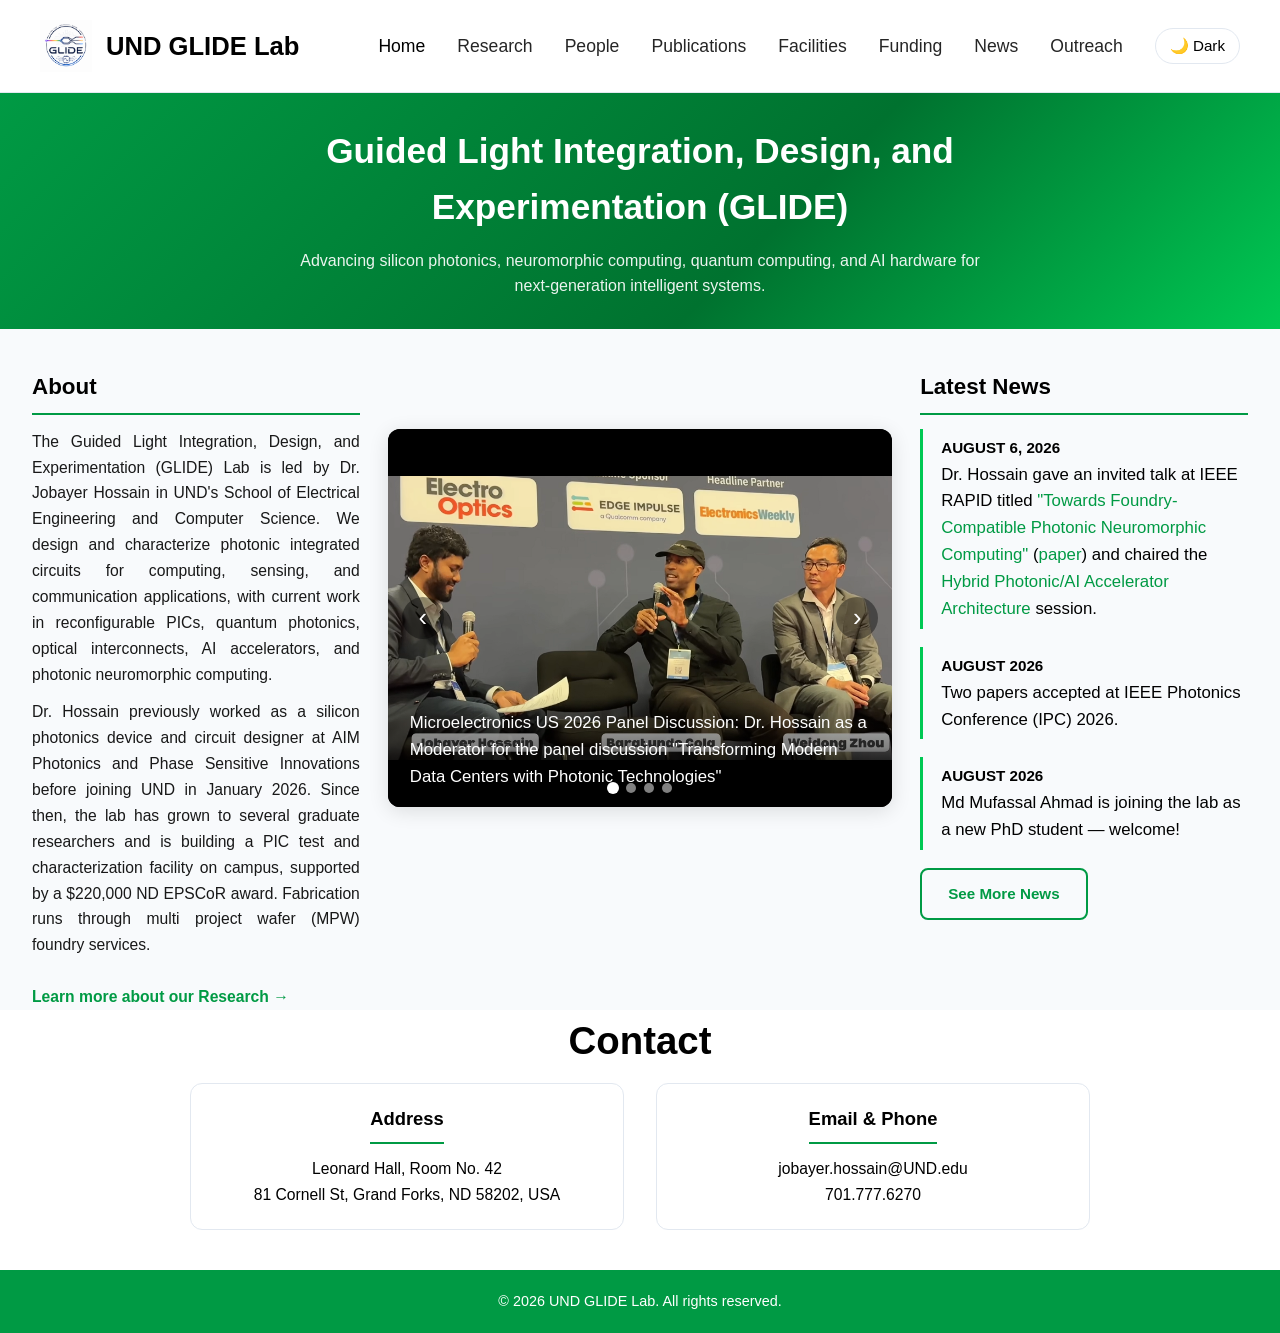
<file: index.html>
<!DOCTYPE html>
<html lang="en">
<head>
<meta charset="UTF-8">
<meta name="viewport" content="width=device-width, initial-scale=1.0">
<title>Home | UND GLIDE Lab</title>
<meta name="description" content="UND GLIDE Lab — silicon photonics, neuromorphic and quantum computing, and AI hardware research.">
<link rel="stylesheet" href="css/style.css">

<!-- Home-page-specific styles (layout + slider). Global styles are in css/style.css. -->
<style>
  .home-grid{
    display:grid;
    grid-template-columns: 1.3fr 2fr 1.3fr;
    gap:28px;
    align-items:start;
  }
  .home-block{ margin-bottom:32px; }
  .block-title{
    font-size:1.4rem;
    margin:0 0 14px;
    padding-bottom:8px;
    border-bottom:2px solid var(--primary, #2e7d32);
  }

  .about-text{
    font-size: 0.98rem;
    line-height: 1.65;
    margin-bottom: 12px;
    color: inherit;
    opacity: 0.9;
    text-align: justify;
  }
  .about-text:last-child{ margin-bottom: 0; }

  .learn-more{
    display: inline-block;
    margin-top: 14px;
    color: var(--primary, #009A44);
    font-weight: 600;
    font-size: 0.98rem;
    text-decoration: none;
    transition: gap 0.2s;
  }
  .learn-more:hover{ text-decoration: underline; }
  .learn-more::after{
    content: " →";
    transition: margin-left 0.2s;
  }
  .learn-more:hover::after{ margin-left: 4px; }

  /* Slider */
  .slider{
    position:relative;
    width:100%;
    aspect-ratio: 4/3;
    border-radius:12px;
    overflow:hidden;
    box-shadow:0 4px 20px rgba(0,0,0,0.12);
    background:#111;
    margin-top: 60px;
  }
  .slides{ position:relative; width:100%; height:100%; }
  .slide{
    position:absolute; inset:0;
    opacity:0;
    transition:opacity .6s ease;
    background:#000;
  }
  .slide.active{ opacity:1; }
  .slide img{
    width:100%; height:100%;
    object-fit:contain;
    display:block;
  }
  .slide-caption{
    position:absolute; left:0; right:0; bottom:0;
    padding:16px 22px;
    background:linear-gradient(transparent, rgba(0,0,0,0.75));
    color:#fff;
    font-size:1.05rem;
    font-weight:500;
  }
  .slider-btn{
    position:absolute; top:50%;
    transform:translateY(-50%);
    background:rgba(0,0,0,0.4);
    color:#fff;
    border:none;
    width:42px; height:42px;
    border-radius:50%;
    font-size:1.6rem;
    cursor:pointer;
    display:flex; align-items:center; justify-content:center;
    transition:background .2s;
  }
  .slider-btn:hover{ background:rgba(0,0,0,0.7); }
  .slider-btn.prev{ left:14px; }
  .slider-btn.next{ right:14px; }
  .slider-dots{
    position:absolute; bottom:14px; left:50%;
    transform:translateX(-50%);
    display:flex; gap:8px;
    z-index:2;
  }
  .dot{
    width:10px; height:10px;
    border-radius:50%;
    background:rgba(255,255,255,0.5);
    cursor:pointer;
    transition:background .2s, transform .2s;
  }
  .dot.active{ background:#fff; transform:scale(1.2); }

  .see-more-wrap .btn-outline{
    color: var(--primary, #2e7d32);
    border: 2px solid var(--primary, #2e7d32);
  }
  .see-more-wrap .btn-outline:hover{
    background: var(--primary, #2e7d32);
    color: #fff;
  }

  .list-item p a{
    color: var(--primary, #009A44);
    font-weight: 500;
  }
  .list-item p a:hover{ text-decoration: underline; }

  /* Trim spacing between home grid and Contact section */
  .home-section{
    padding-bottom: 0 !important;
  }
  .section-alt{
    padding-top: 0 !important;
  }
  .home-block:last-child{
    margin-bottom: 0;
  }

  @media (max-width: 1024px){
    .home-grid{ grid-template-columns: 1fr 1.8fr; }
    .home-news{ grid-column: 1 / -1; }
  }
  @media (max-width: 700px){
    .home-grid{ grid-template-columns: 1fr; }
    .slider{ margin-top: 20px; }
  }
</style>
</head>
<body data-page="index">

<section class="hero">
  <div class="container">
    <h1>Guided Light Integration, Design, and Experimentation (GLIDE)</h1>
    <p>Advancing silicon photonics, neuromorphic computing, quantum computing, and AI hardware for next-generation intelligent systems.</p>
  </div>
</section>

<section class="section home-section">
  <div class="container home-grid">

    <!-- LEFT: About -->
    <aside class="home-left">
      <div class="home-block">
        <h2 class="block-title">About</h2>
        <p class="about-text">
          The Guided Light Integration, Design, and Experimentation (GLIDE) Lab is led by Dr. Jobayer Hossain in UND's School of Electrical Engineering and Computer Science. We design and characterize photonic integrated circuits for computing, sensing, and communication applications, with current work in reconfigurable PICs, quantum photonics, optical interconnects, AI accelerators, and photonic neuromorphic computing.
        </p>
        <p class="about-text">
          Dr. Hossain previously worked as a silicon photonics device and circuit designer at AIM Photonics and Phase Sensitive Innovations before joining UND in January 2026. Since then, the lab has grown to several graduate researchers and is building a PIC test and characterization facility on campus, supported by a $220,000 ND EPSCoR award. Fabrication runs through multi project wafer (MPW) foundry services.
        </p>
        <a href="research.html" class="learn-more">Learn more about our Research</a>
      </div>
    </aside>

    <!-- MIDDLE: Image slider -->
    <div class="home-middle">
      <div class="slider" id="homeSlider">
        <div class="slides">
          <div class="slide active">
            <img src="Images/Index Page/slide0.jpg" alt="">
            <div class="slide-caption">Microelectronics US 2026 Panel Discussion: Dr. Hossain as a Moderator for the panel discussion "Transforming Modern Data Centers with Photonic Technologies"</div>
          </div>
          <div class="slide">
            <img src="Images/Index Page/slide1.jpg" alt="">
            <div class="slide-caption">Kevin Biju completed his summer LiDAR internship.</div>
          </div>
          <div class="slide">
            <img src="Images/Index Page/slide2.jpg" alt="">
            <div class="slide-caption">Kevin Biju completed his summer LiDAR internship.</div>
          </div>
          <div class="slide">
            <img src="Images/Index Page/slide3.jpg" alt="">
            <div class="slide-caption">Coffee, conversation, and good company — GLIDE Lab members at Scooter's Coffee.</div>
          </div>
        </div>
        <button class="slider-btn prev" aria-label="Previous">‹</button>
        <button class="slider-btn next" aria-label="Next">›</button>
        <div class="slider-dots">
          <span class="dot active" data-index="0"></span>
          <span class="dot" data-index="1"></span>
          <span class="dot" data-index="2"></span>
          <span class="dot" data-index="3"></span>
        </div>
      </div>
    </div>

    <!-- RIGHT: Latest News -->
    <aside class="home-news">
      <div class="home-block">
        <h2 class="block-title">Latest News</h2>

        <div class="list-item">
          <span class="date">AUGUST 6, 2026</span>
          <p>Dr. Hossain gave an invited talk at IEEE RAPID titled <a href="https://rapid2026.exordo.com/programme/presentation/200" target="_blank">"Towards Foundry-Compatible Photonic Neuromorphic Computing"</a> (<a href="https://www.researchgate.net/publication/411172885_Towards_Foundry-Compatible_Photonic_Neuromorphic_Computing_Architecture_Advances_and_Implementation_Challenges" target="_blank">paper</a>) and chaired the <a href="https://rapid2026.exordo.com/programme/session/104" target="_blank">Hybrid Photonic/AI Accelerator Architecture</a> session.</p>
        </div>
        <div class="list-item">
          <span class="date">AUGUST 2026</span>
          <p>Two papers accepted at IEEE Photonics Conference (IPC) 2026.</p>
        </div>
        <div class="list-item">
          <span class="date">AUGUST 2026</span>
          <p>Md Mufassal Ahmad is joining the lab as a new PhD student — welcome!</p>
        </div>

        <div class="see-more-wrap">
          <a href="news.html" class="btn btn-outline">See More News</a>
        </div>
      </div>
    </aside>

  </div>
</section>

<section class="section section-alt">
  <div class="container">
    <h2 class="section-title">Contact</h2>
    <div class="contact-grid">
      <div class="contact-card">
        <h4>Address</h4>
        <p>
          Leonard Hall, Room No. 42<br>
          81 Cornell St, Grand Forks, ND 58202, USA
        </p>
      </div>
      <div class="contact-card">
        <h4>Email &amp; Phone</h4>
        <p>
          <a href="mailto:jobayer.hossain@UND.edu">jobayer.hossain@UND.edu</a><br>
          <a href="tel:7017776270">701.777.6270</a>
        </p>
      </div>
    </div>
  </div>
</section>


<script src="js/script.js"></script>
<script>
// Home slider
(function(){
  const slides = document.querySelectorAll('#homeSlider .slide');
  const dots   = document.querySelectorAll('#homeSlider .dot');
  if(!slides.length) return;
  let current = 0;
  let timer;

  function show(i){
    current = (i + slides.length) % slides.length;
    slides.forEach(s => s.classList.remove('active'));
    dots.forEach(d => d.classList.remove('active'));
    slides[current].classList.add('active');
    if(dots[current]) dots[current].classList.add('active');
  }
  function next(){ show(current + 1); }
  function prev(){ show(current - 1); }
  function restart(){ clearInterval(timer); timer = setInterval(next, 5000); }

  document.querySelector('#homeSlider .next').addEventListener('click', () => { next(); restart(); });
  document.querySelector('#homeSlider .prev').addEventListener('click', () => { prev(); restart(); });
  dots.forEach((d, i) => d.addEventListener('click', () => { show(i); restart(); }));

  restart();
})();
</script>
</body>
</html>
</file>
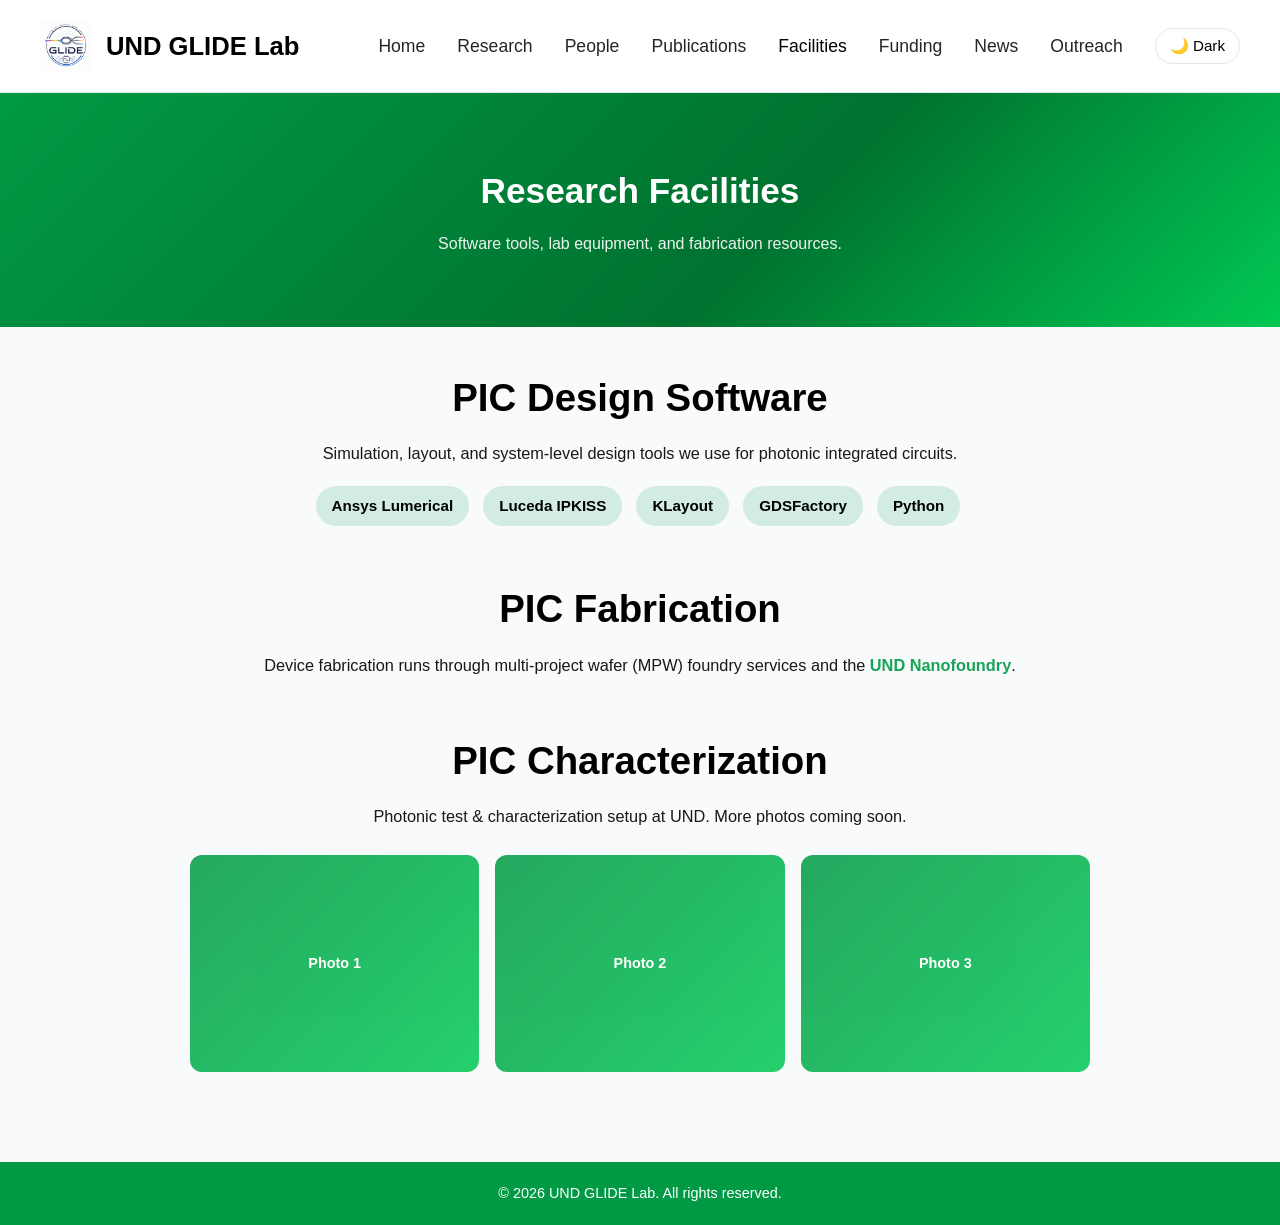
<file: facilities.html>
<!DOCTYPE html>
<html lang="en">
<head>
<meta charset="UTF-8">
<meta name="viewport" content="width=device-width, initial-scale=1.0">
<title>Research Facilities | UND GLIDE Lab</title>
<meta name="description" content="Software, equipment, and fabrication resources at UND GLIDE Lab.">
<link rel="stylesheet" href="css/style.css">
<style>
  .software-list {
    display: flex;
    flex-wrap: wrap;
    gap: 10px;
    justify-content: center;
    margin-top: 16px;
  }
  .software-list .tag {
    font-size: 0.95rem;
    padding: 8px 16px;
  }
  .facility-block {
    max-width: 900px;
    margin: 0 auto 50px;
    text-align: center;
  }
  .facility-block p {
    font-size: 1.02rem;
    line-height: 1.7;
    opacity: 0.9;
  }
  .facility-block a {
    color: var(--primary, #009A44);
    font-weight: 600;
  }
  .facility-block a:hover { text-decoration: underline; }
</style>
</head>
<body data-page="facilities">
<section class="hero" style="padding:70px 24px;">
  <div class="container">
    <h1>Research Facilities</h1>
    <p>Software tools, lab equipment, and fabrication resources.</p>
  </div>
</section>
<section class="section">
  <div class="container">
    <div class="facility-block">
      <h2 class="section-title">PIC Design Software</h2>
      <p>Simulation, layout, and system-level design tools we use for photonic integrated circuits.</p>
      <div class="software-list">
        <span class="tag">Ansys Lumerical</span>
        <span class="tag">Luceda IPKISS</span>
        <span class="tag">KLayout</span>
        <span class="tag">GDSFactory</span>
        <span class="tag">Python</span>
      </div>
    </div>
    <div class="facility-block">
      <h2 class="section-title">PIC Fabrication</h2>
      <p>Device fabrication runs through multi-project wafer (MPW) foundry services and the <a href="https://arts-sciences.und.edu/research/nanofoundry/index.html">UND Nanofoundry</a>.</p>
    </div>
    <div class="facility-block">
      <h2 class="section-title">PIC Characterization</h2>
      <p>Photonic test &amp; characterization setup at UND. More photos coming soon.</p>
      <div class="gallery-grid" style="margin-top:24px;">
        <div class="gallery-item">Photo 1</div>
        <div class="gallery-item">Photo 2</div>
        <div class="gallery-item">Photo 3</div>
      </div>
    </div>
  </div>
</section>
<script src="js/script.js"></script>
</body>
</html>
</file>
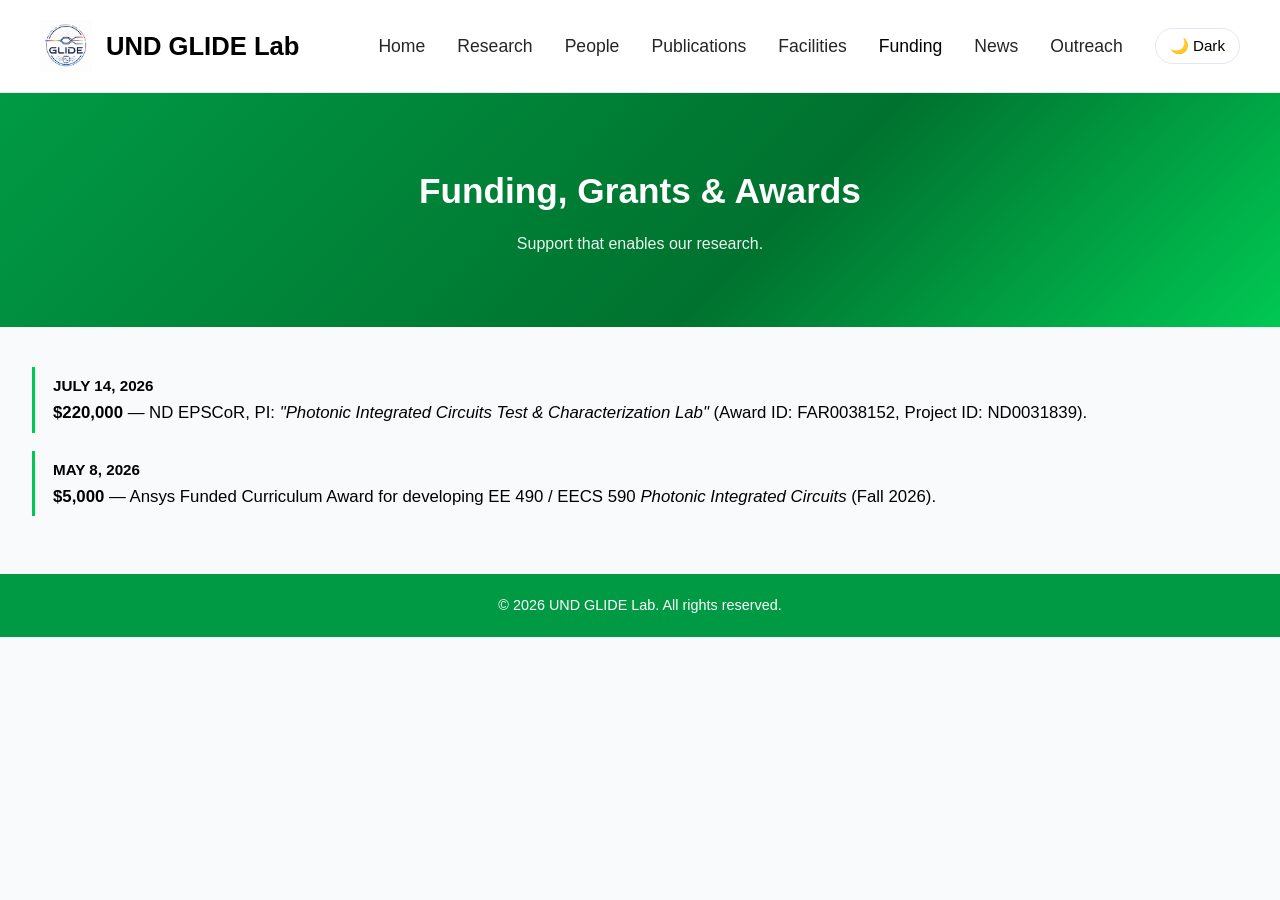
<file: funding.html>
<!DOCTYPE html>
<html lang="en">
<head>
<meta charset="UTF-8">
<meta name="viewport" content="width=device-width, initial-scale=1.0">
<title>Funding | UND GLIDE Lab</title>
<meta name="description" content="Grants and awards supporting UND GLIDE Lab research.">
<link rel="stylesheet" href="css/style.css">
<style>
  .list-item p a {
    color: var(--primary, #009A44);
    font-weight: 500;
  }
  .list-item p a:hover { text-decoration: underline; }
</style>
</head>
<body data-page="funding">
<section class="hero" style="padding:70px 24px;">
  <div class="container">
    <h1>Funding, Grants &amp; Awards</h1>
    <p>Support that enables our research.</p>
  </div>
</section>
<section class="section">
  <div class="container">
    <div class="list-item">
      <span class="date">JULY 14, 2026</span>
      <p><strong>$220,000</strong> — ND EPSCoR, PI: <em>"Photonic Integrated Circuits Test &amp; Characterization Lab"</em> (Award ID: FAR0038152, Project ID: ND0031839).</p>
    </div>
    <div class="list-item">
      <span class="date">MAY 8, 2026</span>
      <p><strong>$5,000</strong> — Ansys Funded Curriculum Award for developing EE 490 / EECS 590 <em>Photonic Integrated Circuits</em> (Fall 2026).</p>
    </div>
  </div>
</section>
<script src="js/script.js"></script>
</body>
</html>
</file>
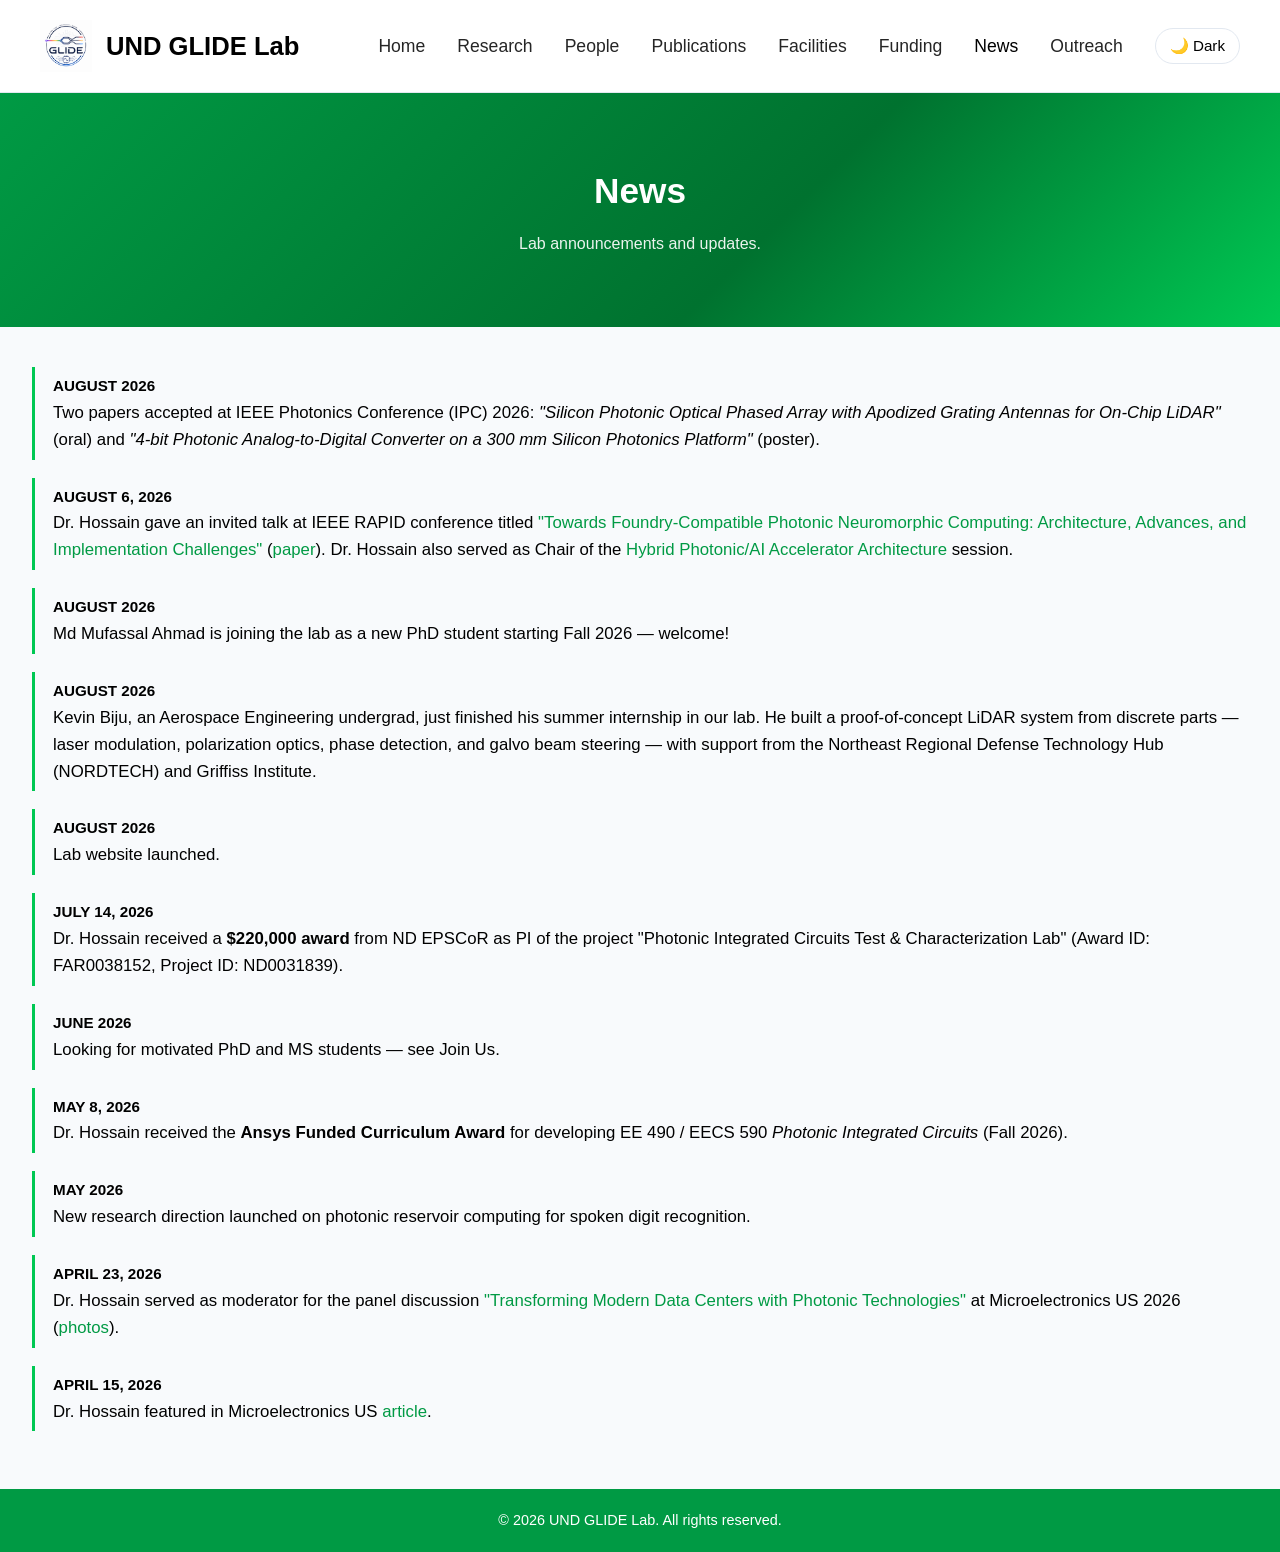
<file: news.html>
<!DOCTYPE html>
<html lang="en">
<head>
<meta charset="UTF-8">
<meta name="viewport" content="width=device-width, initial-scale=1.0">
<title>News | UND GLIDE Lab</title>
<meta name="description" content="Latest news from UND GLIDE Lab.">
<link rel="stylesheet" href="css/style.css">
<style>
  .list-item p a {
    color: var(--primary, #009A44);
    font-weight: 500;
  }
  .list-item p a:hover { text-decoration: underline; }
</style>
</head>
<body data-page="news">

<section class="hero" style="padding:70px 24px;">
  <div class="container">
    <h1>News</h1>
    <p>Lab announcements and updates.</p>
  </div>
</section>

<section class="section">
  <div class="container">

    <div class="list-item">
      <span class="date">AUGUST 2026</span>
      <p>Two papers accepted at IEEE Photonics Conference (IPC) 2026: <em>"Silicon Photonic Optical Phased Array with Apodized Grating Antennas for On-Chip LiDAR"</em> (oral) and <em>"4-bit Photonic Analog-to-Digital Converter on a 300 mm Silicon Photonics Platform"</em> (poster).</p>
    </div>

    <div class="list-item">
      <span class="date">AUGUST 6, 2026</span>
      <p>Dr. Hossain gave an invited talk at IEEE RAPID conference titled <a href="https://rapid2026.exordo.com/programme/presentation/200" target="_blank">"Towards Foundry-Compatible Photonic Neuromorphic Computing: Architecture, Advances, and Implementation Challenges"</a> (<a href="https://www.researchgate.net/publication/411172885_Towards_Foundry-Compatible_Photonic_Neuromorphic_Computing_Architecture_Advances_and_Implementation_Challenges" target="_blank">paper</a>). Dr. Hossain also served as Chair of the <a href="https://rapid2026.exordo.com/programme/session/104" target="_blank">Hybrid Photonic/AI Accelerator Architecture</a> session.</p>
    </div>

    <div class="list-item">
      <span class="date">AUGUST 2026</span>
      <p>Md Mufassal Ahmad is joining the lab as a new PhD student starting Fall 2026 — welcome!</p>
    </div>

    <div class="list-item">
      <span class="date">AUGUST 2026</span>
      <p>Kevin Biju, an Aerospace Engineering undergrad, just finished his summer internship in our lab. He built a proof-of-concept LiDAR system from discrete parts — laser modulation, polarization optics, phase detection, and galvo beam steering — with support from the Northeast Regional Defense Technology Hub (NORDTECH) and Griffiss Institute.</p>
    </div>

    <div class="list-item">
      <span class="date">AUGUST 2026</span>
      <p>Lab website launched.</p>
    </div>

    <div class="list-item">
      <span class="date">JULY 14, 2026</span>
      <p>Dr. Hossain received a <strong>$220,000 award</strong> from ND EPSCoR as PI of the project "Photonic Integrated Circuits Test &amp; Characterization Lab" (Award ID: FAR0038152, Project ID: ND0031839).</p>
    </div>

    <div class="list-item">
      <span class="date">JUNE 2026</span>
      <p>Looking for motivated PhD and MS students — see Join Us.</p>
    </div>

    <div class="list-item">
      <span class="date">MAY 8, 2026</span>
      <p>Dr. Hossain received the <strong>Ansys Funded Curriculum Award</strong> for developing EE 490 / EECS 590 <em>Photonic Integrated Circuits</em> (Fall 2026).</p>
    </div>

    <div class="list-item">
      <span class="date">MAY 2026</span>
      <p>New research direction launched on photonic reservoir computing for spoken digit recognition.</p>
    </div>

    <div class="list-item">
      <span class="date">APRIL 23, 2026</span>
      <p>Dr. Hossain served as moderator for the panel discussion <a href="https://www.microelectronicsus.com/photonics-us-agenda/transforming-modern-data-centers-photonic-technologies-panel" target="_blank">"Transforming Modern Data Centers with Photonic Technologies"</a> at Microelectronics US 2026 (<a href="https://www.linkedin.com/posts/mdjobayer_photonics-datacenters-ai-share-7455788058005655552-CHym/" target="_blank">photos</a>).</p>
    </div>

    <div class="list-item">
      <span class="date">APRIL 15, 2026</span>
      <p>Dr. Hossain featured in Microelectronics US <a href="https://www.microelectronicsus.com/blog1/jobayer-hossain-und-ai-impacting-inverse-design-photonic-devices" target="_blank">article</a>.</p>
    </div>

  </div>
</section>

<script src="js/script.js"></script>
</body>
</html>
</file>
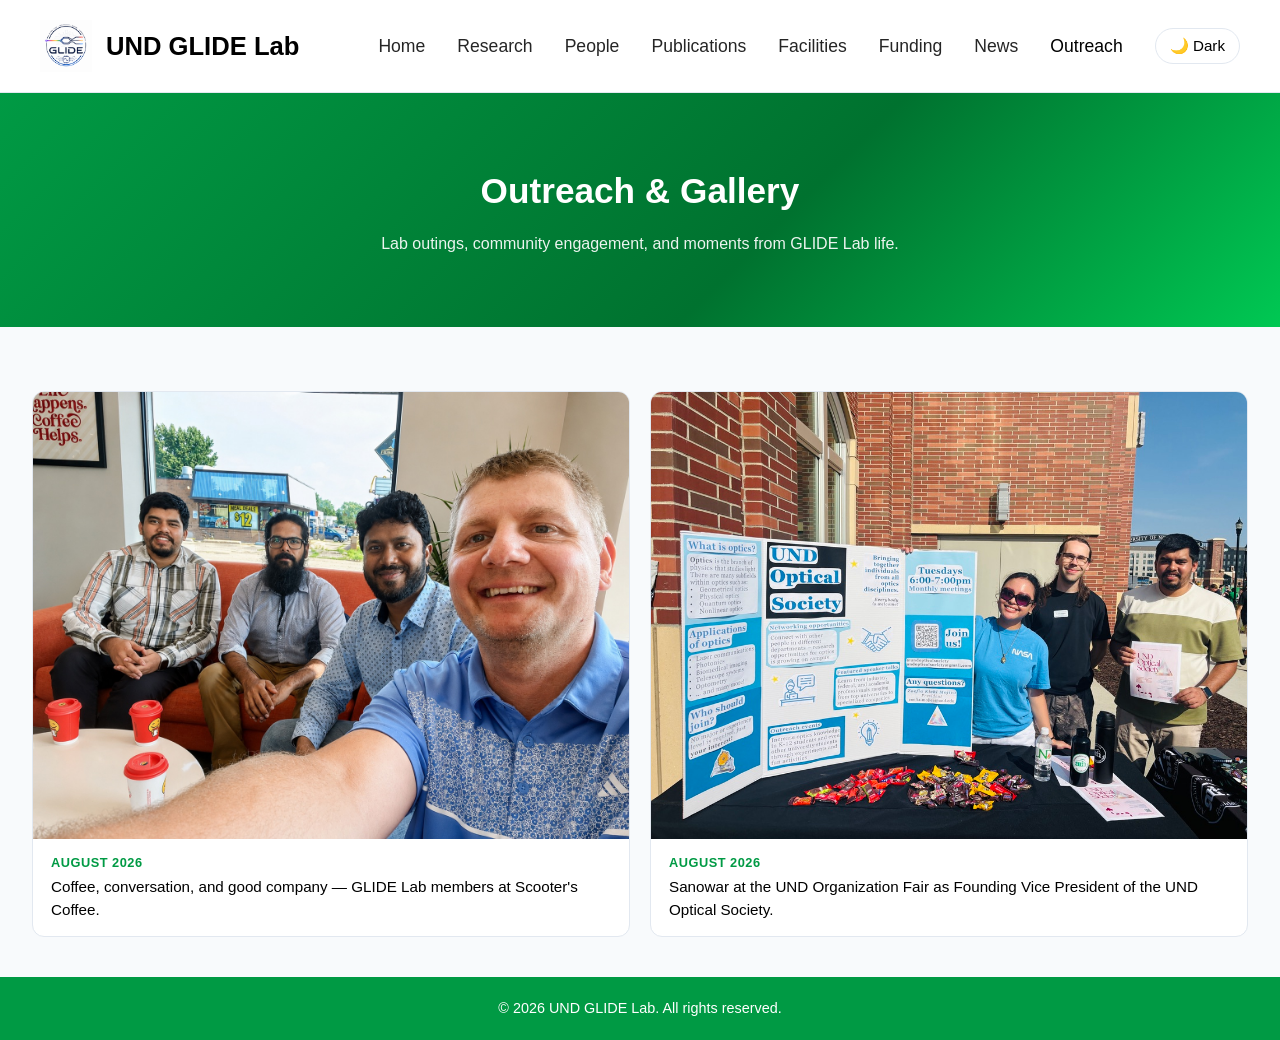
<file: outreach.html>
<!DOCTYPE html>
<html lang="en">
<head>
<meta charset="UTF-8">
<meta name="viewport" content="width=device-width, initial-scale=1.0">
<title>Outreach &amp; Gallery | UND GLIDE Lab</title>
<meta name="description" content="Lab outings, community activities, and moments from UND GLIDE Lab.">
<link rel="stylesheet" href="css/style.css">
<style>
  .photo-gallery {
    display: grid;
    grid-template-columns: repeat(auto-fit, minmax(260px, 1fr));
    gap: 20px;
    margin-top: 24px;
  }
  .photo-card {
    background: var(--card-bg, #fff);
    border: 1px solid var(--border, #e2e8f0);
    border-radius: 12px;
    overflow: hidden;
    transition: transform 0.2s, box-shadow 0.2s;
  }
  .photo-card:hover {
    transform: translateY(-4px);
    box-shadow: 0 12px 28px rgba(0,0,0,0.08);
  }
  .photo-card img {
    width: 100%;
    aspect-ratio: 4/3;
    object-fit: cover;
    display: block;
  }
  .photo-card .caption {
    padding: 14px 18px;
    font-size: 0.95rem;
    line-height: 1.5;
  }
  .photo-card .caption .date {
    display: block;
    font-size: 0.8rem;
    font-weight: 700;
    color: var(--primary, #009A44);
    margin-bottom: 4px;
    letter-spacing: 0.5px;
  }
</style>
</head>
<body data-page="outreach">

<section class="hero" style="padding:70px 24px;">
  <div class="container">
    <h1>Outreach &amp; Gallery</h1>
    <p>Lab outings, community engagement, and moments from GLIDE Lab life.</p>
  </div>
</section>

<section class="section">
  <div class="container">

    <div class="photo-gallery">

      <div class="photo-card">
        <img src="Images/Outreach Page/slide0.jpg" alt="GLIDE Lab at Scooter's Coffee">
        <div class="caption">
          <span class="date">AUGUST 2026</span>
          Coffee, conversation, and good company — GLIDE Lab members at Scooter's Coffee.
        </div>
      </div>

      <div class="photo-card">
        <img src="Images/Outreach Page/Org_Fair.jpg" alt="Lab outing">
        <div class="caption">
          <span class="date">AUGUST 2026</span>
          Sanowar at the UND Organization Fair as Founding Vice President of the UND Optical Society.
        </div>
      </div>

      <!-- <div class="photo-card">
        <img src="outreach3.jpg" alt="Lab outing">
        <div class="caption">
          <span class="date">AUGUST 2026</span>
          Add caption here.
        </div>
      </div> -->

    </div>

  </div>
</section>

<script src="js/script.js"></script>
</body>
</html>
</file>
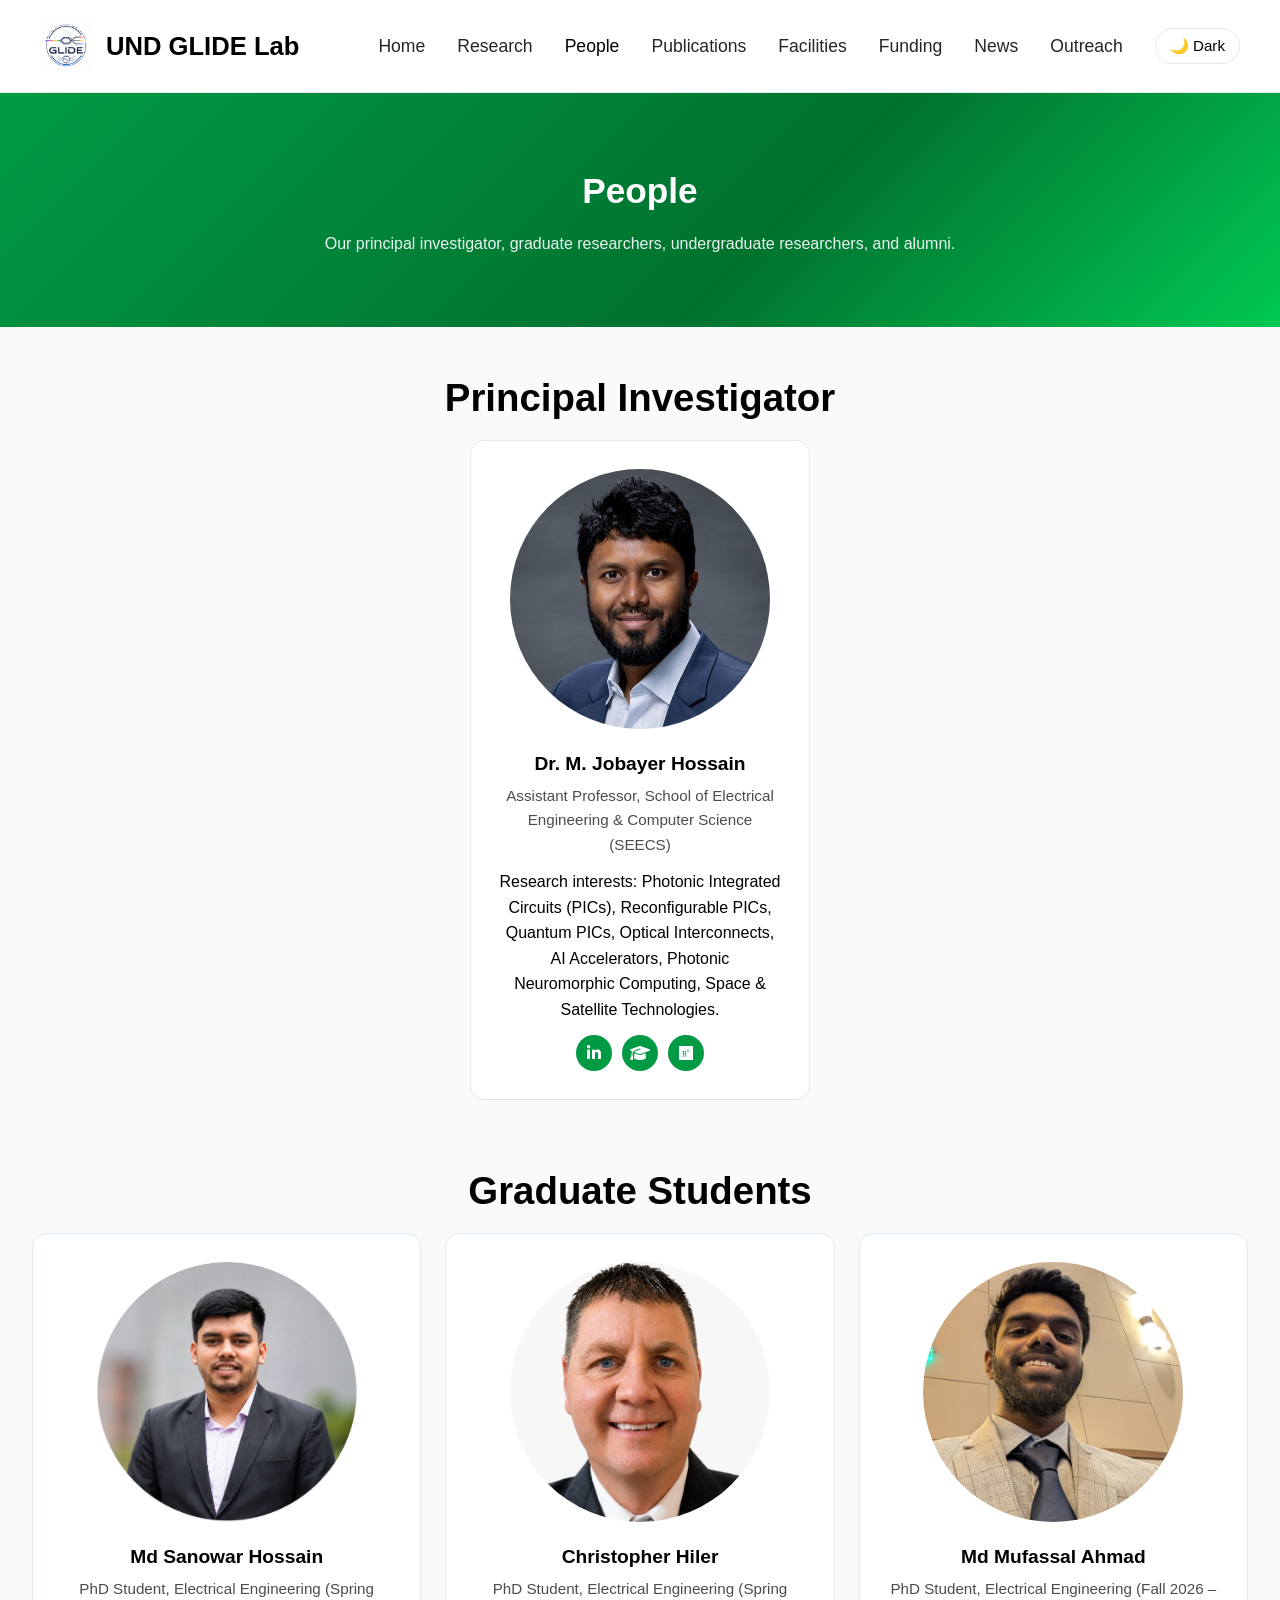
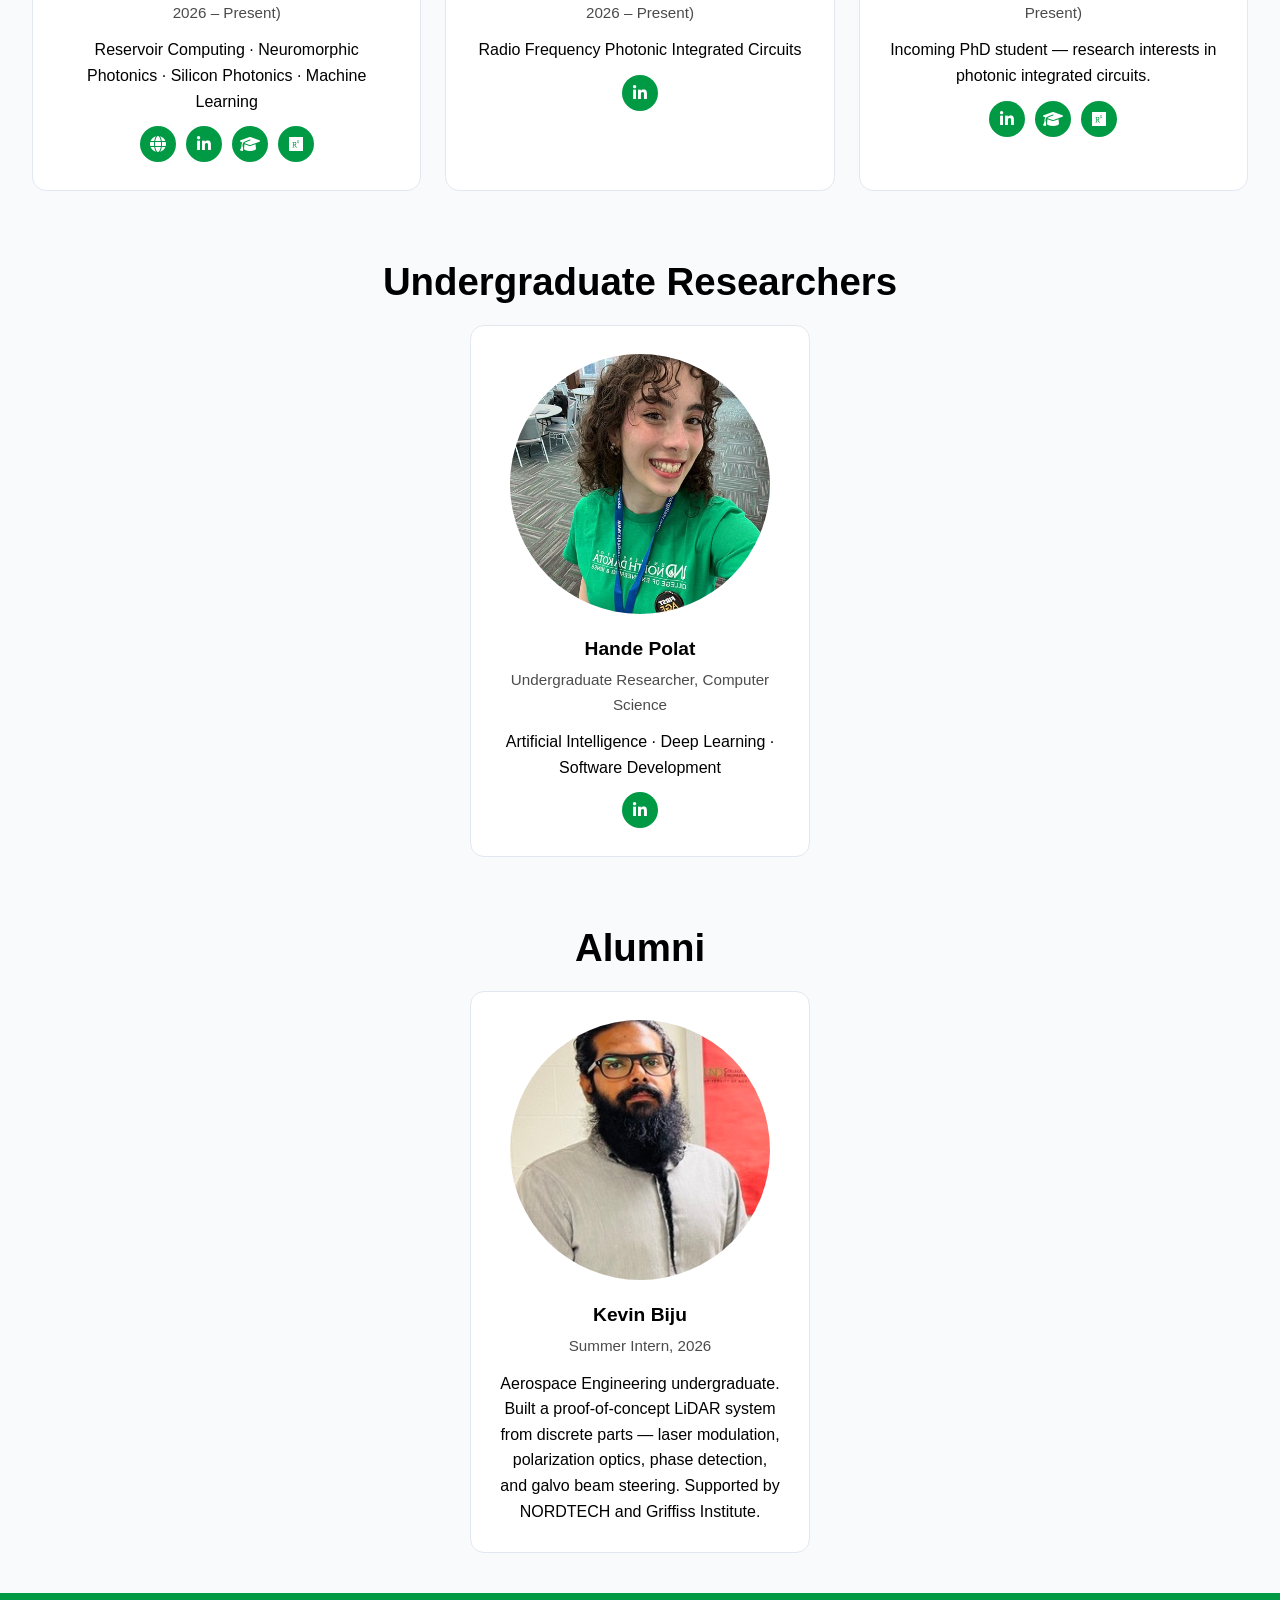
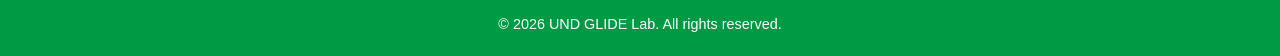
<file: people.html>
<!DOCTYPE html>
<html lang="en">
<head>
<meta charset="UTF-8">
<meta name="viewport" content="width=device-width, initial-scale=1.0">
<title>People | UND GLIDE Lab</title>
<meta name="description" content="Meet the members of GLIDE Lab.">
<link rel="stylesheet" href="css/style.css">
<link rel="stylesheet" href="https://cdnjs.cloudflare.com/ajax/libs/font-awesome/6.5.0/css/all.min.css">
<style>
  .person-links {
    margin-top: 12px;
    display: flex;
    justify-content: center;
    gap: 10px;
    flex-wrap: wrap;
  }
  .person-links a {
    display: inline-flex;
    align-items: center;
    justify-content: center;
    width: 36px;
    height: 36px;
    border-radius: 50%;
    background: var(--primary, #009A44);
    color: #fff;
    font-size: 1rem;
    transition: transform 0.2s, box-shadow 0.2s;
  }
  .person-links a:hover {
    transform: translateY(-2px);
    box-shadow: 0 4px 12px rgba(0,0,0,0.15);
  }
  .person h3 a {
    color: inherit;
    text-decoration: none;
    transition: color 0.2s;
  }
  .person h3 a:hover {
    color: var(--accent, #00C853);
    text-decoration: underline;
  }
</style>
</head>
<body data-page="people">

<section class="hero" style="padding:70px 24px;">
  <div class="container">
    <h1>People</h1>
    <p>Our principal investigator, graduate researchers, undergraduate researchers, and alumni.</p>
  </div>
</section>

<section class="section">
  <div class="container">

    <h2 class="section-title">Principal Investigator</h2>
    <div class="grid" style="max-width:340px;margin:0 auto 60px;">
      <div class="person">
        <div class="avatar" style="background-image:url('Images/People Page/hossain.jpg'); background-size:cover; background-position:center;"></div>
        <h3><a href="https://campus.und.edu/directory/jobayer.hossain" target="_blank">Dr. M. Jobayer Hossain</a></h3>
        <p class="role">Assistant Professor, School of Electrical Engineering &amp; Computer Science (SEECS)</p>
        <p>Research interests: Photonic Integrated Circuits (PICs), Reconfigurable PICs, Quantum PICs, Optical Interconnects, AI Accelerators, Photonic Neuromorphic Computing, Space &amp; Satellite Technologies.</p>
        <div class="person-links">
          <a href="https://www.linkedin.com/in/mdjobayer/" target="_blank" title="LinkedIn"><i class="fab fa-linkedin-in"></i></a>
          <a href="https://scholar.google.com/citations?hl=en&amp;user=1atj2dQAAAAJ&amp;view_op=list_works&amp;sortby=pubdate" target="_blank" title="Google Scholar"><i class="fa-solid fa-graduation-cap"></i></a>
          <a href="https://www.researchgate.net/profile/Mohammad-Jobayer-Hossain/research" target="_blank" title="ResearchGate"><i class="fab fa-researchgate"></i></a>
        </div>
      </div>
    </div>

    <h2 class="section-title">Graduate Students</h2>
    <div class="grid" style="margin-bottom:60px;">

      <div class="person">
        <div class="avatar" style="background-image:url('Images/People Page/sanowar.jpg'); background-size:cover; background-position:center;"></div>
        <h3><a href="https://eeeengrsanowar.github.io/MdSanowarHossain/" target="_blank">Md Sanowar Hossain</a></h3>
        <p class="role">PhD Student, Electrical Engineering (Spring 2026 – Present)</p>
        <p>Reservoir Computing · Neuromorphic Photonics · Silicon Photonics · Machine Learning</p>
        <div class="person-links">
          <a href="https://eeeengrsanowar.github.io/MdSanowarHossain/" target="_blank" title="Personal Website"><i class="fa-solid fa-globe"></i></a>
          <a href="https://www.linkedin.com/in/eeeengrsanowar/" target="_blank" title="LinkedIn"><i class="fab fa-linkedin-in"></i></a>
          <a href="https://scholar.google.com/citations?hl=en&amp;user=4fgbIZ0AAAAJ&amp;view_op=list_works&amp;sortby=pubdate" target="_blank" title="Google Scholar"><i class="fa-solid fa-graduation-cap"></i></a>
          <a href="https://www.researchgate.net/profile/Md-Sanowar-Hossain-6/research" target="_blank" title="ResearchGate"><i class="fab fa-researchgate"></i></a>
        </div>
      </div>

      <div class="person">
        <div class="avatar" style="background-image:url('Images/People Page/chris.jpg'); background-size:cover; background-position:center;"></div>
        <h3>Christopher Hiler</h3>
        <p class="role">PhD Student, Electrical Engineering (Spring 2026 – Present)</p>
        <p>Radio Frequency Photonic Integrated Circuits</p>
        <div class="person-links">
          <a href="https://www.linkedin.com/in/chris-hiler-4286936/" target="_blank" title="LinkedIn"><i class="fab fa-linkedin-in"></i></a>
        </div>
      </div>

      <div class="person">
        <div class="avatar" style="background-image:url('Images/People Page/mufassal.jpg'); background-size:cover; background-position:center;"></div>
        <h3>Md Mufassal Ahmad</h3>
        <p class="role">PhD Student, Electrical Engineering (Fall 2026 – Present)</p>
        <p>Incoming PhD student — research interests in photonic integrated circuits.</p>
        <div class="person-links">
          <a href="https://www.linkedin.com/in/md-mufassal-ahmad-22b3811a5/" target="_blank" title="LinkedIn"><i class="fab fa-linkedin-in"></i></a>
          <a href="https://scholar.google.com/citations?hl=en&amp;user=jcz7EKcAAAAJ&amp;view_op=list_works&amp;sortby=pubdate" target="_blank" title="Google Scholar"><i class="fa-solid fa-graduation-cap"></i></a>
          <a href="https://www.researchgate.net/profile/Md-Mufassal-Ahmad/research" target="_blank" title="ResearchGate"><i class="fab fa-researchgate"></i></a>
        </div>
      </div>

    </div>

    <h2 class="section-title">Undergraduate Researchers</h2>
    <div class="grid" style="max-width:340px;margin:0 auto 60px;">
      <div class="person">
        <div class="avatar" style="background-image:url('Images/People Page/hande.jpg'); background-size:cover; background-position:center;"></div>
        <h3>Hande Polat</h3>
        <p class="role">Undergraduate Researcher, Computer Science</p>
        <p>Artificial Intelligence · Deep Learning · Software Development</p>
        <div class="person-links">
          <a href="https://www.linkedin.com/in/hande-polat-22024a3b2/" target="_blank" title="LinkedIn"><i class="fab fa-linkedin-in"></i></a>
        </div>
      </div>
    </div>

    <h2 class="section-title">Alumni</h2>
    <div class="grid" style="max-width:340px;margin:0 auto;">
      <div class="person">
        <div class="avatar" style="background-image:url('Images/People Page/kevin.jpg'); background-size:cover; background-position:center;"></div>
        <h3>Kevin Biju</h3>
        <p class="role">Summer Intern, 2026</p>
        <p>Aerospace Engineering undergraduate. Built a proof-of-concept LiDAR system from discrete parts — laser modulation, polarization optics, phase detection, and galvo beam steering. Supported by NORDTECH and Griffiss Institute.</p>
      </div>
    </div>

  </div>
</section>

<script src="js/script.js"></script>
</body>
</html>
</file>
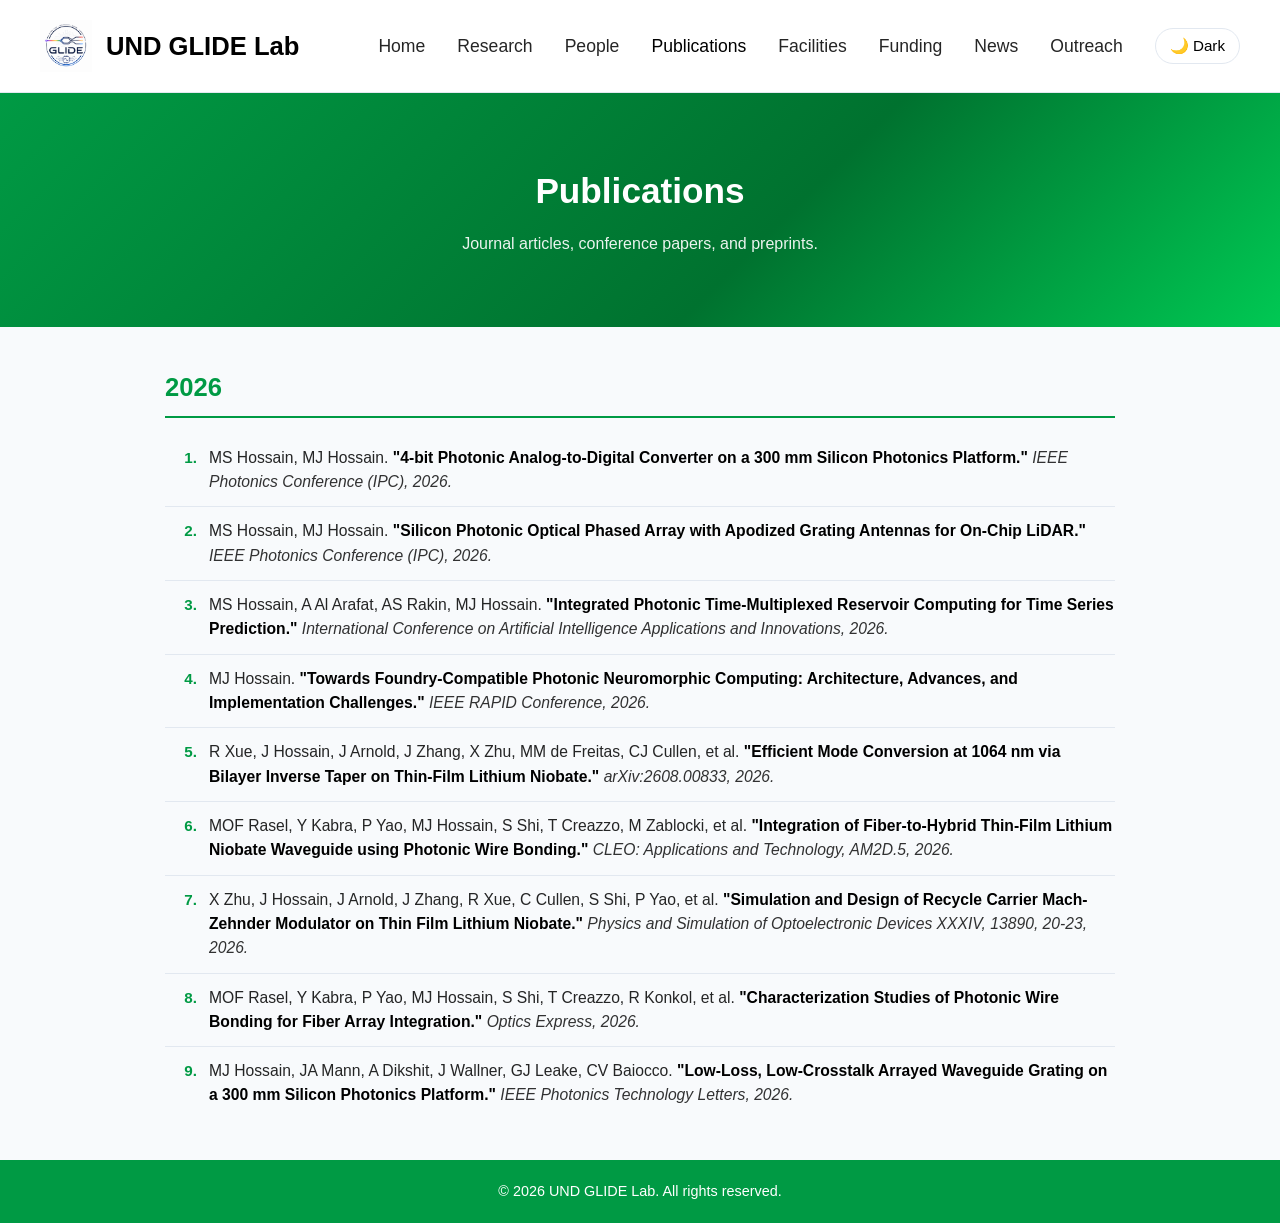
<file: publications.html>
<!DOCTYPE html>
<html lang="en">
<head>
<meta charset="UTF-8">
<meta name="viewport" content="width=device-width, initial-scale=1.0">
<title>Publications | UND GLIDE Lab</title>
<meta name="description" content="Publications from UND GLIDE Lab.">
<link rel="stylesheet" href="css/style.css">
<style>
  .year-heading {
    font-size: 1.6rem;
    color: var(--primary, #009A44);
    margin: 32px 0 16px;
    padding-bottom: 8px;
    border-bottom: 2px solid var(--primary, #009A44);
  }
  .year-heading:first-of-type {
    margin-top: 0;
  }
  .pub-list {
    list-style: none;
    counter-reset: pub;
    padding: 0;
    margin: 0;
  }
  .pub-list li {
    counter-increment: pub;
    padding: 12px 0 12px 44px;
    border-bottom: 1px solid var(--border, #e2e8f0);
    position: relative;
    line-height: 1.55;
    font-size: 0.98rem;
  }
  .pub-list li:last-child {
    border-bottom: none;
  }
  .pub-list li::before {
    content: counter(pub) ".";
    position: absolute;
    left: 0;
    top: 12px;
    width: 32px;
    text-align: right;
    font-weight: 700;
    color: var(--primary, #009A44);
    font-size: 0.95rem;
  }
  .pub-list .title {
    font-weight: 600;
    color: var(--text, #000);
  }
  .pub-list .authors {
    color: var(--text, #000);
    opacity: 0.85;
  }
  .pub-list .venue {
    font-style: italic;
    opacity: 0.8;
  }
  .pub-container {
    max-width: 950px;
    margin: 0 auto;
  }
</style>
</head>
<body data-page="publications">

<section class="hero" style="padding:70px 24px;">
  <div class="container">
    <h1>Publications</h1>
    <p>Journal articles, conference papers, and preprints.</p>
  </div>
</section>

<section class="section">
  <div class="container">
    <div class="pub-container">

      <h2 class="year-heading">2026</h2>
      <ol class="pub-list">
        <li>
          <span class="authors">MS Hossain, MJ Hossain.</span>
          <span class="title">"4-bit Photonic Analog-to-Digital Converter on a 300 mm Silicon Photonics Platform."</span>
          <span class="venue">IEEE Photonics Conference (IPC), 2026.</span>
        </li>
        <li>
          <span class="authors">MS Hossain, MJ Hossain.</span>
          <span class="title">"Silicon Photonic Optical Phased Array with Apodized Grating Antennas for On-Chip LiDAR."</span>
          <span class="venue">IEEE Photonics Conference (IPC), 2026.</span>
        </li>
        <li>
          <span class="authors">MS Hossain, A Al Arafat, AS Rakin, MJ Hossain.</span>
          <span class="title">"Integrated Photonic Time-Multiplexed Reservoir Computing for Time Series Prediction."</span>
          <span class="venue">International Conference on Artificial Intelligence Applications and Innovations, 2026.</span>
        </li>
        <li>
          <span class="authors">MJ Hossain.</span>
          <span class="title">"Towards Foundry-Compatible Photonic Neuromorphic Computing: Architecture, Advances, and Implementation Challenges."</span>
          <span class="venue">IEEE RAPID Conference, 2026.</span>
        </li>
        <li>
          <span class="authors">R Xue, J Hossain, J Arnold, J Zhang, X Zhu, MM de Freitas, CJ Cullen, et al.</span>
          <span class="title">"Efficient Mode Conversion at 1064 nm via Bilayer Inverse Taper on Thin-Film Lithium Niobate."</span>
          <span class="venue">arXiv:2608.00833, 2026.</span>
        </li>
        <li>
          <span class="authors">MOF Rasel, Y Kabra, P Yao, MJ Hossain, S Shi, T Creazzo, M Zablocki, et al.</span>
          <span class="title">"Integration of Fiber-to-Hybrid Thin-Film Lithium Niobate Waveguide using Photonic Wire Bonding."</span>
          <span class="venue">CLEO: Applications and Technology, AM2D.5, 2026.</span>
        </li>
        <li>
          <span class="authors">X Zhu, J Hossain, J Arnold, J Zhang, R Xue, C Cullen, S Shi, P Yao, et al.</span>
          <span class="title">"Simulation and Design of Recycle Carrier Mach-Zehnder Modulator on Thin Film Lithium Niobate."</span>
          <span class="venue">Physics and Simulation of Optoelectronic Devices XXXIV, 13890, 20-23, 2026.</span>
        </li>
        <li>
          <span class="authors">MOF Rasel, Y Kabra, P Yao, MJ Hossain, S Shi, T Creazzo, R Konkol, et al.</span>
          <span class="title">"Characterization Studies of Photonic Wire Bonding for Fiber Array Integration."</span>
          <span class="venue">Optics Express, 2026.</span>
        </li>
        <li>
          <span class="authors">MJ Hossain, JA Mann, A Dikshit, J Wallner, GJ Leake, CV Baiocco.</span>
          <span class="title">"Low-Loss, Low-Crosstalk Arrayed Waveguide Grating on a 300 mm Silicon Photonics Platform."</span>
          <span class="venue">IEEE Photonics Technology Letters, 2026.</span>
        </li>
      </ol>

      <!-- Add more years below like this:

      <h2 class="year-heading">2025</h2>
      <ol class="pub-list">
        <li>
          <span class="authors">Author 1, Author 2.</span>
          <span class="title">"Paper title."</span>
          <span class="venue">Venue, 2025.</span>
        </li>
      </ol>

      -->

    </div>
  </div>
</section>

<script src="js/script.js"></script>
</body>
</html>
</file>
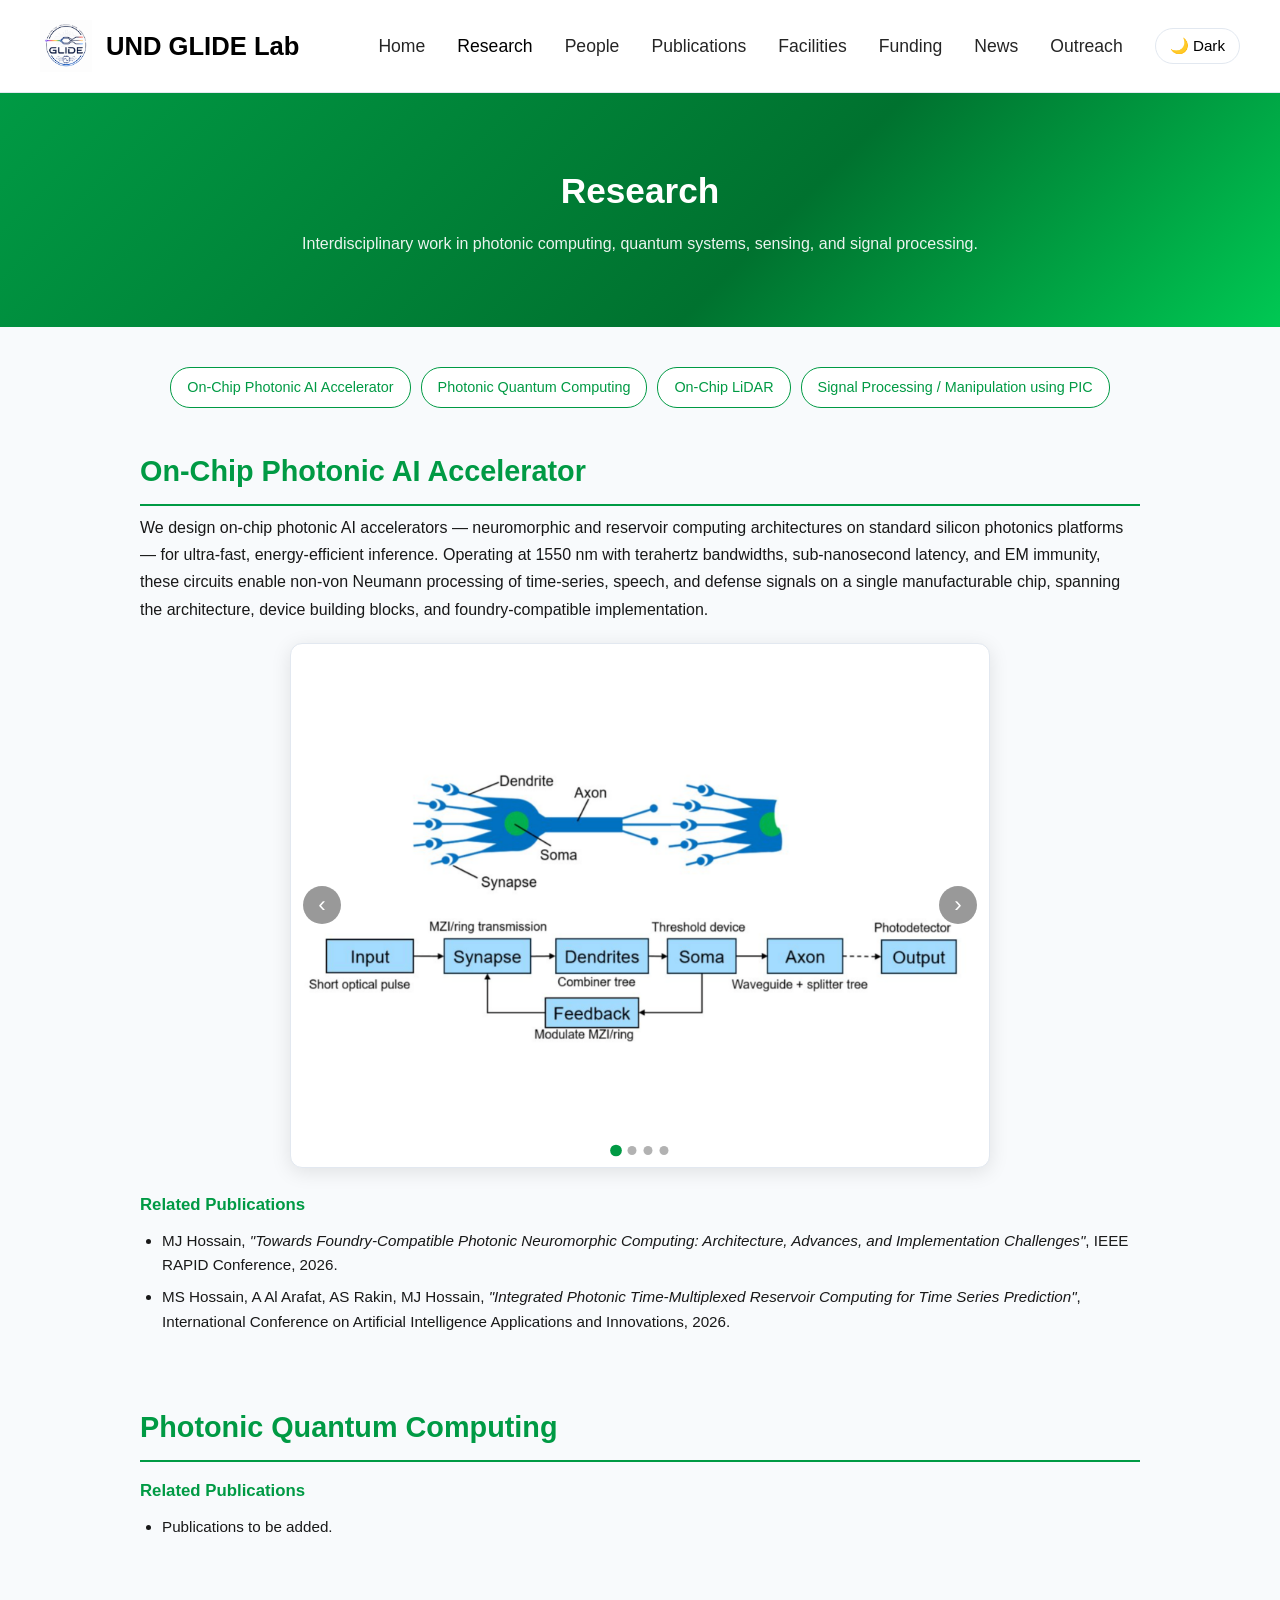
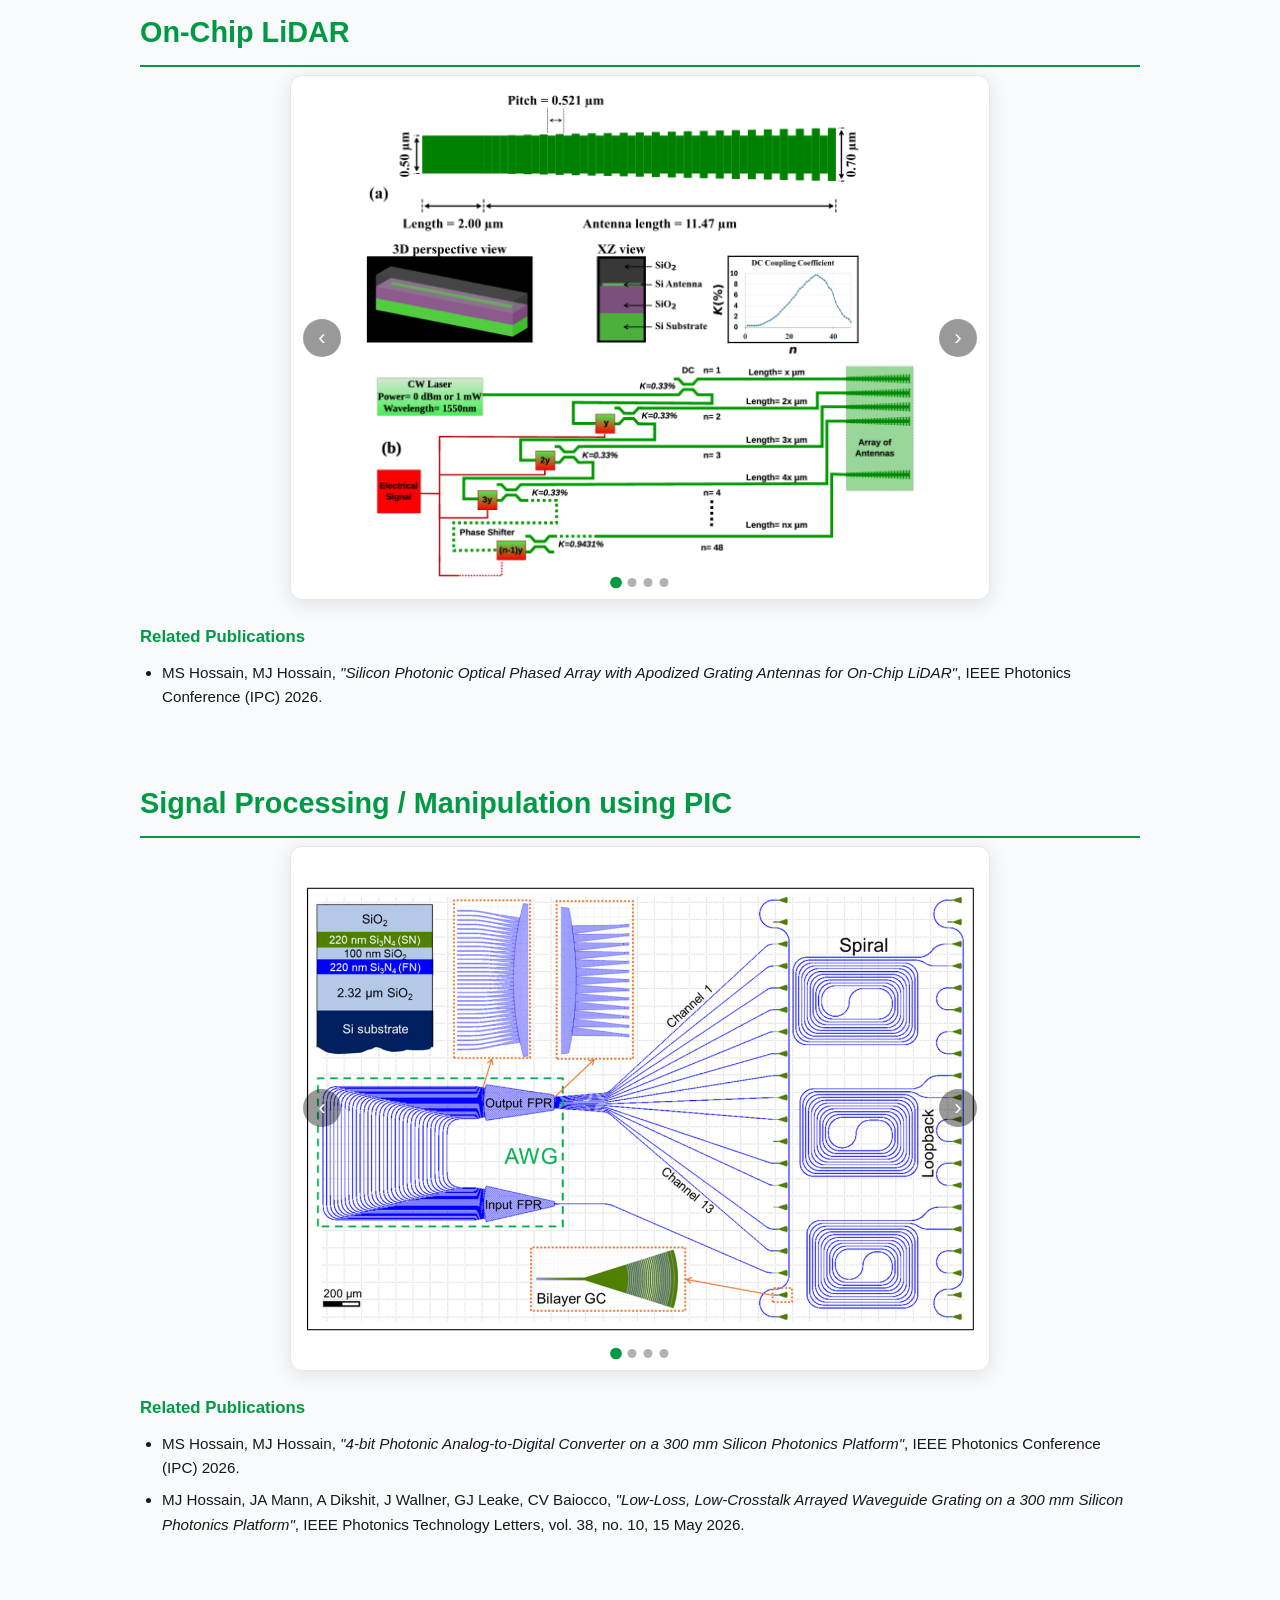
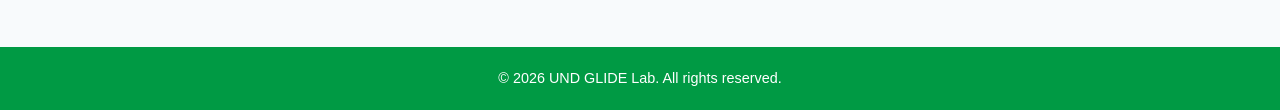
<file: research.html>
<!DOCTYPE html>
<html lang="en">
<head>
<meta charset="UTF-8">
<meta name="viewport" content="width=device-width, initial-scale=1.0">
<title>Research | UND GLIDE Lab</title>
<meta name="description" content="Research areas of UND GLIDE Lab.">
<link rel="stylesheet" href="css/style.css">
<style>
  .research-area {
    max-width: 1000px;
    margin: 0 auto 70px;
    scroll-margin-top: 100px;
  }
  .research-area .area-title {
    font-size: 1.8rem;
    color: var(--primary, #009A44);
    margin-bottom: 8px;
    padding-bottom: 10px;
    border-bottom: 2px solid var(--primary, #009A44);
  }
  .research-area .area-desc {
    font-size: 1rem;
    line-height: 1.7;
    opacity: 0.9;
    margin-bottom: 20px;
  }

  /* Research-area image slider */
  .area-slider {
    position: relative;
    width: 100%;
    max-width: 700px;
    aspect-ratio: 4/3;
    margin: 0 auto 24px;
    border-radius: 12px;
    overflow: hidden;
    box-shadow: 0 4px 20px rgba(0,0,0,0.10);
    background: #fff;
    border: 1px solid var(--border, #e2e8f0);
  }
  .area-slides {
    position: relative;
    width: 100%;
    height: 100%;
  }
  .area-slide {
    position: absolute;
    inset: 0;
    opacity: 0;
    transition: opacity 0.6s ease;
    display: flex;
    align-items: center;
    justify-content: center;
    padding: 10px;
  }
  .area-slide.active { opacity: 1; }
  .area-slide img {
    max-width: 100%;
    max-height: 100%;
    object-fit: contain;
    display: block;
  }
  .area-slider-btn {
    position: absolute;
    top: 50%;
    transform: translateY(-50%);
    background: rgba(0,0,0,0.4);
    color: #fff;
    border: none;
    width: 38px;
    height: 38px;
    border-radius: 50%;
    font-size: 1.4rem;
    cursor: pointer;
    display: flex;
    align-items: center;
    justify-content: center;
    transition: background 0.2s;
    z-index: 2;
  }
  .area-slider-btn:hover { background: rgba(0,0,0,0.7); }
  .area-slider-btn.prev { left: 12px; }
  .area-slider-btn.next { right: 12px; }
  .area-slider-dots {
    position: absolute;
    bottom: 12px;
    left: 50%;
    transform: translateX(-50%);
    display: flex;
    gap: 7px;
    z-index: 2;
  }
  .area-dot {
    width: 9px;
    height: 9px;
    border-radius: 50%;
    background: rgba(0,0,0,0.3);
    cursor: pointer;
    transition: background 0.2s, transform 0.2s;
  }
  .area-dot.active {
    background: var(--primary, #009A44);
    transform: scale(1.3);
  }

  .area-pubs {
    margin-top: 16px;
  }
  .area-pubs h4 {
    font-size: 1.05rem;
    color: var(--primary, #009A44);
    margin-bottom: 10px;
  }
  .area-pubs ul {
    list-style: disc;
    padding-left: 22px;
    margin: 0;
  }
  .area-pubs li {
    font-size: 0.95rem;
    line-height: 1.6;
    margin-bottom: 8px;
    opacity: 0.9;
  }
  .area-pubs li em {
    font-style: italic;
  }

  /* Quick-jump nav at top */
  .area-jump {
    max-width: 1000px;
    margin: 0 auto 40px;
    display: flex;
    flex-wrap: wrap;
    justify-content: center;
    gap: 10px;
  }
  .area-jump a {
    background: var(--card-bg, #fff);
    border: 1px solid var(--primary, #009A44);
    color: var(--primary, #009A44);
    padding: 8px 16px;
    border-radius: 20px;
    font-size: 0.9rem;
    font-weight: 500;
    text-decoration: none;
    transition: background 0.2s, color 0.2s;
  }
  .area-jump a:hover {
    background: var(--primary, #009A44);
    color: #fff;
  }

  @media (max-width: 600px) {
    .area-slider { max-width: 100%; }
  }
</style>
</head>
<body data-page="research">

<section class="hero" style="padding:70px 24px;">
  <div class="container">
    <h1>Research</h1>
    <p>Interdisciplinary work in photonic computing, quantum systems, sensing, and signal processing.</p>
  </div>
</section>

<section class="section">
  <div class="container">

    <!-- Quick jump nav -->
    <nav class="area-jump">
      <a href="#ai-accelerator">On-Chip Photonic AI Accelerator</a>
      <a href="#quantum">Photonic Quantum Computing</a>
      <a href="#lidar">On-Chip LiDAR</a>
      <a href="#signal">Signal Processing / Manipulation using PIC</a>
    </nav>

    <!-- 1. On-Chip Photonic AI Accelerator -->
    <div class="research-area" id="ai-accelerator">
      <h2 class="area-title">On-Chip Photonic AI Accelerator</h2>
      <p class="area-desc">
        We design on-chip photonic AI accelerators — neuromorphic and reservoir computing architectures on standard silicon photonics platforms — for ultra-fast, energy-efficient inference. Operating at 1550 nm with terahertz bandwidths, sub-nanosecond latency, and EM immunity, these circuits enable non-von Neumann processing of time-series, speech, and defense signals on a single manufacturable chip, spanning the architecture, device building blocks, and foundry-compatible implementation.
      </p>
      <div class="area-slider" data-slider="ai">
        <div class="area-slides">
          <div class="area-slide active"><img src="Images/Research Page/neuromorphic1.jpg" alt=""></div>
          <div class="area-slide"><img src="Images/Research Page/reservoir1.jpg" alt=""></div>
          <div class="area-slide"><img src="Images/Research Page/reservoir2.jpg" alt=""></div>
          <div class="area-slide"><img src="Images/Research Page/reservoir3.jpg" alt=""></div>
        </div>
        <button class="area-slider-btn prev" aria-label="Previous">‹</button>
        <button class="area-slider-btn next" aria-label="Next">›</button>
        <div class="area-slider-dots">
          <span class="area-dot active" data-index="0"></span>
          <span class="area-dot" data-index="1"></span>
          <span class="area-dot" data-index="2"></span>
          <span class="area-dot" data-index="3"></span>
        </div>
      </div>
      <div class="area-pubs">
        <h4>Related Publications</h4>
        <ul>
          <li>MJ Hossain, <em>"Towards Foundry-Compatible Photonic Neuromorphic Computing: Architecture, Advances, and Implementation Challenges"</em>, IEEE RAPID Conference, 2026.</li>
          <li>MS Hossain, A Al Arafat, AS Rakin, MJ Hossain, <em>"Integrated Photonic Time-Multiplexed Reservoir Computing for Time Series Prediction"</em>, International Conference on Artificial Intelligence Applications and Innovations, 2026.</li>
        </ul>
      </div>
    </div>

    <!-- 2. Photonic Quantum Computing -->
    <div class="research-area" id="quantum">
      <h2 class="area-title">Photonic Quantum Computing</h2>
      <!-- Slider hidden until images are ready
      <div class="area-slider" data-slider="quantum">
        <div class="area-slides">
          <div class="area-slide active"><img src="Images/Research Page/quantum1.jpg" alt=""></div>
          <div class="area-slide"><img src="Images/Research Page/quantum2.jpg" alt=""></div>
          <div class="area-slide"><img src="Images/Research Page/quantum3.jpg" alt=""></div>
          <div class="area-slide"><img src="Images/Research Page/quantum4.jpg" alt=""></div>
        </div>
        <button class="area-slider-btn prev" aria-label="Previous">‹</button>
        <button class="area-slider-btn next" aria-label="Next">›</button>
        <div class="area-slider-dots">
          <span class="area-dot active" data-index="0"></span>
          <span class="area-dot" data-index="1"></span>
          <span class="area-dot" data-index="2"></span>
          <span class="area-dot" data-index="3"></span>
        </div>
      </div>
      -->
      <div class="area-pubs">
        <h4>Related Publications</h4>
        <ul>
          <li>Publications to be added.</li>
        </ul>
      </div>
    </div>

    <!-- 3. On-Chip LiDAR -->
    <div class="research-area" id="lidar">
      <h2 class="area-title">On-Chip LiDAR</h2>
      <div class="area-slider" data-slider="lidar">
        <div class="area-slides">
          <div class="area-slide active"><img src="Images/Research Page/lidar1.jpg" alt=""></div>
          <div class="area-slide"><img src="Images/Research Page/lidar2.jpg" alt=""></div>
          <div class="area-slide"><img src="Images/Research Page/lidar3.jpg" alt=""></div>
          <div class="area-slide"><img src="Images/Research Page/lidar4.jpg" alt=""></div>
        </div>
        <button class="area-slider-btn prev" aria-label="Previous">‹</button>
        <button class="area-slider-btn next" aria-label="Next">›</button>
        <div class="area-slider-dots">
          <span class="area-dot active" data-index="0"></span>
          <span class="area-dot" data-index="1"></span>
          <span class="area-dot" data-index="2"></span>
          <span class="area-dot" data-index="3"></span>
        </div>
      </div>
      <div class="area-pubs">
        <h4>Related Publications</h4>
        <ul>
          <li>MS Hossain, MJ Hossain, <em>"Silicon Photonic Optical Phased Array with Apodized Grating Antennas for On-Chip LiDAR"</em>, IEEE Photonics Conference (IPC) 2026.</li>
        </ul>
      </div>
    </div>

    <!-- 4. Signal Processing / Manipulation using PIC -->
    <div class="research-area" id="signal">
      <h2 class="area-title">Signal Processing / Manipulation using PIC</h2>
      <div class="area-slider" data-slider="signal">
        <div class="area-slides">
          <div class="area-slide active"><img src="Images/Research Page/signal1.jpg" alt=""></div>
          <div class="area-slide"><img src="Images/Research Page/signal2.jpg" alt=""></div>
          <div class="area-slide"><img src="Images/Research Page/signal3.jpg" alt=""></div>
          <div class="area-slide"><img src="Images/Research Page/signal4.jpg" alt=""></div>
        </div>
        <button class="area-slider-btn prev" aria-label="Previous">‹</button>
        <button class="area-slider-btn next" aria-label="Next">›</button>
        <div class="area-slider-dots">
          <span class="area-dot active" data-index="0"></span>
          <span class="area-dot" data-index="1"></span>
          <span class="area-dot" data-index="2"></span>
          <span class="area-dot" data-index="3"></span>
        </div>
      </div>
      <div class="area-pubs">
        <h4>Related Publications</h4>
        <ul>
          <li>MS Hossain, MJ Hossain, <em>"4-bit Photonic Analog-to-Digital Converter on a 300 mm Silicon Photonics Platform"</em>, IEEE Photonics Conference (IPC) 2026.</li>
          <li>MJ Hossain, JA Mann, A Dikshit, J Wallner, GJ Leake, CV Baiocco, <em>"Low-Loss, Low-Crosstalk Arrayed Waveguide Grating on a 300 mm Silicon Photonics Platform"</em>, IEEE Photonics Technology Letters, vol. 38, no. 10, 15 May 2026.</li>
        </ul>
      </div>
    </div>

  </div>
</section>

<script src="js/script.js"></script>
<script>
// Initialize every .area-slider on the page independently
(function(){
  document.querySelectorAll('.area-slider').forEach(function(slider){
    const slides = slider.querySelectorAll('.area-slide');
    const dots   = slider.querySelectorAll('.area-dot');
    const prev   = slider.querySelector('.area-slider-btn.prev');
    const next   = slider.querySelector('.area-slider-btn.next');
    if (!slides.length) return;

    let current = 0;
    let timer;

    function show(i){
      current = (i + slides.length) % slides.length;
      slides.forEach(s => s.classList.remove('active'));
      dots.forEach(d => d.classList.remove('active'));
      slides[current].classList.add('active');
      if (dots[current]) dots[current].classList.add('active');
    }
    function goNext(){ show(current + 1); }
    function goPrev(){ show(current - 1); }
    function restart(){ clearInterval(timer); timer = setInterval(goNext, 5000); }

    if (next) next.addEventListener('click', () => { goNext(); restart(); });
    if (prev) prev.addEventListener('click', () => { goPrev(); restart(); });
    dots.forEach((d, i) => d.addEventListener('click', () => { show(i); restart(); }));

    restart();
  });
})();
</script>
</body>
</html>
</file>
<file: css/style.css>
:root {
  --primary: #009A44;
  --accent: #00C853;
  --bg: #F8FAFC;
  --text: #000000;
  --card-bg: #FFFFFF;
  --border: #E2E8F0;
}

[data-theme="dark"] {
  --primary: #00C853;
  --accent: #009A44;
  --bg: #0F172A;
  --text: #E2E8F0;
  --card-bg: #1E293B;
  --border: #334155;
}

* { margin: 0; padding: 0; box-sizing: border-box; }

body {
  font-family: 'Inter', 'Source Sans Pro', -apple-system, BlinkMacSystemFont, sans-serif;
  background: var(--bg);
  color: var(--text);
  line-height: 1.6;
  transition: background 0.3s, color 0.3s;
}

a { text-decoration: none; color: inherit; }
img { max-width: 100%; display: block; }
ul { list-style: none; }

.container {
  max-width: 1400px;
  margin: 0 auto;
  padding: 0 2rem;
}

/* ---------- NAVBAR ---------- */
.navbar {
  position: sticky;
  top: 0;
  z-index: 1000;
  background: var(--card-bg);
  border-bottom: 1px solid var(--border);
}

.nav-inner {
  max-width: 1400px;
  margin: 0 auto;
  padding: 20px 40px;
  min-height: 80px;
  display: flex;
  align-items: center;
  justify-content: space-between;
}

.brand {
  font-weight: 700;
  font-size: 1.6rem;
  color: var(--primary);
  display: flex;
  align-items: center;
  gap: 14px;
}

.brand-mark {
  width: 52px;
  height: 52px;
  background-image: url('../glide-logo2.png');
  background-size: contain;
  background-repeat: no-repeat;
  background-position: center;
}

.nav-links {
  display: flex;
  gap: 32px;
  align-items: center;
}

.nav-links a {
  font-size: 1.1rem;
  font-weight: 500;
  color: var(--text);
  opacity: 0.85;
  transition: opacity 0.2s;
}

.nav-links a:hover, .nav-links a.active { opacity: 1; color: var(--accent); }

.theme-toggle {
  background: none;
  border: 1px solid var(--border);
  border-radius: 20px;
  padding: 8px 14px;
  cursor: pointer;
  color: var(--text);
  font-size: 0.95rem;
}

.nav-toggle {
  display: none;
  background: none;
  border: none;
  font-size: 1.5rem;
  color: var(--text);
  cursor: pointer;
}

@media (max-width: 860px) {
  .nav-links {
    position: absolute;
    top: 80px;
    left: 0;
    right: 0;
    background: var(--card-bg);
    flex-direction: column;
    padding: 16px 24px;
    border-bottom: 1px solid var(--border);
    display: none;
  }
  .nav-links.open { display: flex; }
  .nav-toggle { display: block; }
}

/* ---------- HERO ---------- */
.hero {
  background: linear-gradient(135deg, var(--primary), #00722F 60%, var(--accent));
  color: #fff;
  padding: 30px 24px;
  text-align: center;
}
.hero h1 {
  font-size: 2.2rem;
  font-weight: 800;
  margin-bottom: 12px;
  max-width: 900px;
  margin-left: auto;
  margin-right: auto;
}
.hero p {
  font-size: 1rem;
  max-width: 700px;
  margin: 0 auto;
  opacity: 0.92;
}

.btn-row { display: flex; gap: 16px; justify-content: center; flex-wrap: wrap; }

.btn {
  display: inline-block;
  padding: 12px 26px;
  border-radius: 8px;
  font-weight: 600;
  font-size: 0.95rem;
  transition: transform 0.2s, box-shadow 0.2s;
}

.btn-primary { background: #fff; color: var(--primary); }
.btn-outline { border: 1.5px solid rgba(255,255,255,0.7); color: #fff; }
.btn:hover { transform: translateY(-2px); box-shadow: 0 8px 20px rgba(0,0,0,0.15); }

/* ---------- SECTIONS ---------- */
.section { padding: 40px 0; }
.section-alt { background: var(--card-bg); }

.section-title {
  font-size: 2.4rem;
  font-weight: 800;
  color: var(--primary);
  margin-bottom: 12px;
  text-align: center;
}

.section-sub {
  text-align: center;
  max-width: 640px;
  margin: 0 auto 48px;
  font-size: 1.05rem;
  opacity: 0.8;
}

/* ---------- GRID / CARDS ---------- */
.grid {
  display: grid;
  gap: 24px;
  grid-template-columns: repeat(auto-fit, minmax(260px, 1fr));
}

.card {
  background: var(--card-bg);
  border: 1px solid var(--border);
  border-radius: 14px;
  padding: 28px;
  transition: transform 0.2s, box-shadow 0.2s;
}

.card:hover { transform: translateY(-4px); box-shadow: 0 12px 28px rgba(0,0,0,0.08); }

.card .icon {
  width: 46px;
  height: 46px;
  border-radius: 10px;
  background: linear-gradient(135deg, var(--primary), var(--accent));
  margin-bottom: 16px;
}

.card h3 { font-size: 1.3rem; margin-bottom: 8px; color: var(--primary); }
.card p { font-size: 1.02rem; opacity: 0.85; }

.tag {
  display: inline-block;
  background: rgba(0, 154, 68, 0.15);
  color: var(--accent);
  font-size: 0.8rem;
  font-weight: 600;
  padding: 4px 10px;
  border-radius: 20px;
  margin: 2px 4px 2px 0;
}

/* ---------- NEWS / LIST ---------- */
.list-item {
  border-left: 3px solid var(--accent);
  padding: 6px 0 6px 18px;
  margin-bottom: 18px;
  font-size: 1.05rem;
}

.list-item .date { font-size: 0.95rem; font-weight: 700; color: var(--accent); }

/* ---------- PEOPLE ---------- */
.person {
  background: var(--card-bg);
  border: 1px solid var(--border);
  border-radius: 14px;
  padding: 28px;
  text-align: center;
}

.avatar {
  width: 260px;
  height: 260px;
  border-radius: 50%;
  margin: 0 auto 20px;
  background: linear-gradient(135deg, var(--primary), var(--accent));
}

.person h3 { color: var(--primary); margin-bottom: 4px; font-size: 1.2rem; }
.person .role { font-size: 0.95rem; opacity: 0.7; margin-bottom: 12px; }

/* ---------- PUBLICATIONS ---------- */
.pub-item {
  background: var(--card-bg);
  border: 1px solid var(--border);
  border-radius: 12px;
  padding: 20px 24px;
  margin-bottom: 16px;
}

.pub-item h4 { color: var(--primary); margin-bottom: 6px; font-size: 1.1rem; }
.pub-item .venue { font-style: italic; opacity: 0.8; font-size: 0.95rem; }
.pub-links { margin-top: 10px; display: flex; gap: 14px; }
.pub-links a { color: var(--accent); font-weight: 600; font-size: 0.9rem; }

/* ---------- FORM ---------- */
.form-box {
  max-width: 560px;
  margin: 0 auto;
  background: var(--card-bg);
  border: 1px solid var(--border);
  border-radius: 14px;
  padding: 32px;
}

.form-box label { display: block; font-size: 0.9rem; font-weight: 600; margin-bottom: 6px; margin-top: 16px; }

.form-box input, .form-box textarea {
  width: 100%;
  padding: 10px 12px;
  border-radius: 8px;
  border: 1px solid var(--border);
  background: var(--bg);
  color: var(--text);
  font-family: inherit;
  font-size: 1rem;
}

.form-box button { margin-top: 22px; width: 100%; }

/* ---------- CONTACT (index page) ---------- */
.contact-grid {
  display: grid;
  grid-template-columns: 1fr 1fr;
  gap: 32px;
  max-width: 900px;
  margin: 0 auto;
}

.contact-card {
  background: var(--card-bg);
  border: 1px solid var(--border);
  border-radius: 12px;
  padding: 20px 24px;
  text-align: center;
}

.contact-card h4 {
  color: var(--primary);
  font-size: 1.15rem;
  margin: 0 0 12px;
  padding-bottom: 8px;
  border-bottom: 2px solid var(--primary);
  display: inline-block;
}

.contact-card p {
  margin: 0;
  line-height: 1.7;
  font-size: 0.98rem;
}

.contact-card a {
  color: var(--primary);
  text-decoration: none;
  font-weight: 500;
}

.contact-card a:hover { text-decoration: underline; }

@media (max-width: 700px) {
  .contact-grid { grid-template-columns: 1fr; }
}

/* ---------- FOOTER ---------- */
footer {
  background: var(--primary);
  color: #fff;
  padding: 20px 24px;
  text-align: center;
  margin-top: 0;
}

footer .copyright {
  font-size: 0.9rem;
  margin: 0;
  color: #fff !important;
  opacity: 1;
}

/* ---------- GALLERY ---------- */
.gallery-grid {
  display: grid;
  gap: 16px;
  grid-template-columns: repeat(auto-fit, minmax(220px, 1fr));
}

.gallery-item {
  aspect-ratio: 4/3;
  border-radius: 12px;
  background: linear-gradient(135deg, var(--primary), var(--accent));
  display: flex;
  align-items: center;
  justify-content: center;
  color: #fff;
  font-size: 0.9rem;
  font-weight: 600;
  opacity: 0.85;
}

/* ---------- LIGHT MODE — force all colored text to black ---------- */
html:not([data-theme="dark"]) .brand,
html:not([data-theme="dark"]) .section-title,
html:not([data-theme="dark"]) .card h3,
html:not([data-theme="dark"]) .person h3,
html:not([data-theme="dark"]) .pub-item h4,
html:not([data-theme="dark"]) .contact-card h4,
html:not([data-theme="dark"]) .contact-card a,
html:not([data-theme="dark"]) .btn-primary,
html:not([data-theme="dark"]) .nav-links a:hover,
html:not([data-theme="dark"]) .nav-links a.active,
html:not([data-theme="dark"]) .tag,
html:not([data-theme="dark"]) .list-item .date,
html:not([data-theme="dark"]) .pub-links a {
  color: #000000;
}
</file>
